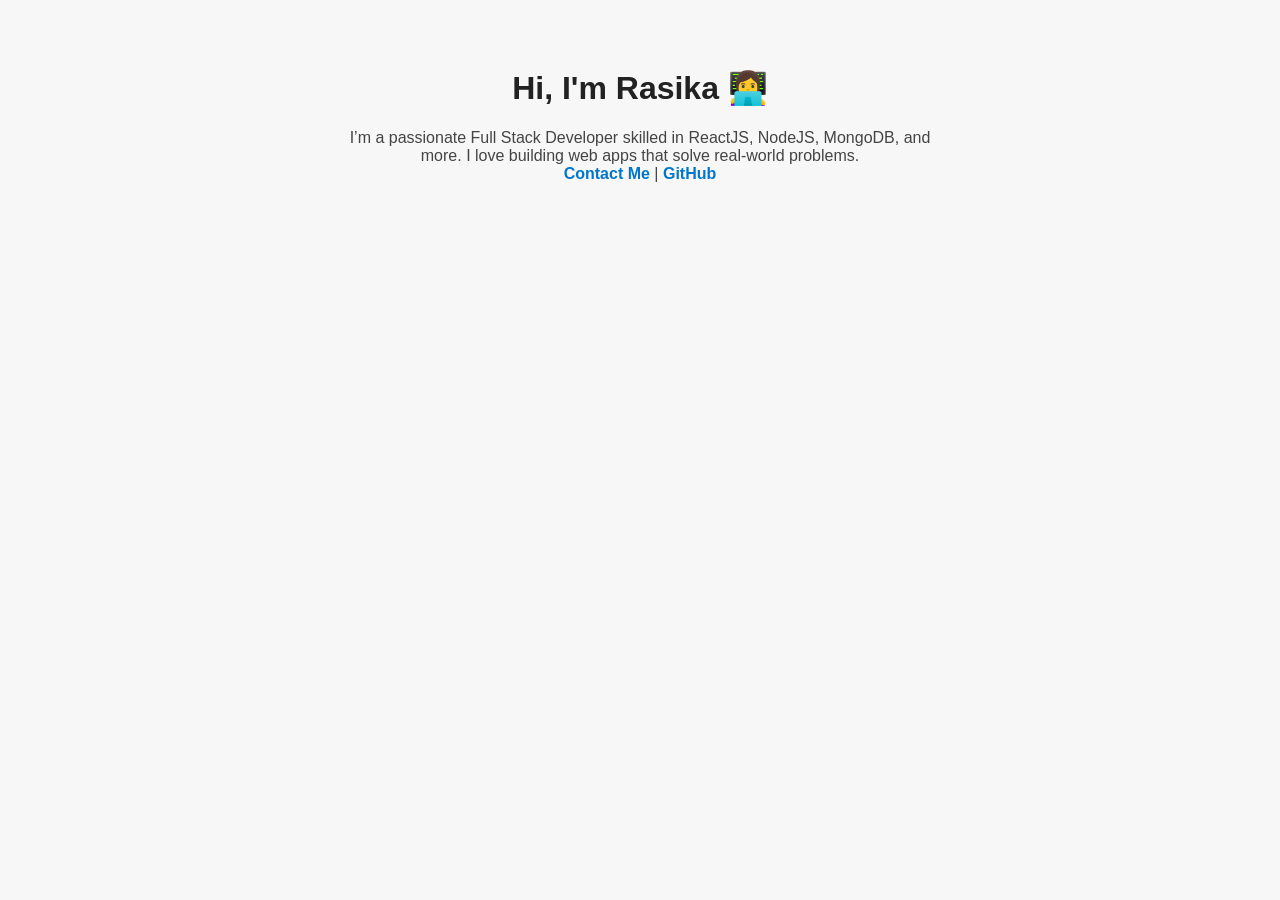
<file: index.html>
<!DOCTYPE html>
<html lang="en">
<head>
  <meta charset="UTF-8">
  <meta name="viewport" content="width=device-width, initial-scale=1">
  <title>Rasika M | Full Stack Developer</title>
  <style>
    body {
      font-family: Arial, sans-serif;
      text-align: center;
      background: #f7f7f7;
      padding: 40px;
    }
    h1 {
      color: #222;
    }
    p {
      color: #444;
      max-width: 600px;
      margin: 0 auto;
    }
    a {
      color: #0077cc;
      text-decoration: none;
      font-weight: bold;
    }
  </style>
</head>
<body>
  <h1>Hi, I'm Rasika 👩‍💻</h1>
  <p>I’m a passionate Full Stack Developer skilled in ReactJS, NodeJS, MongoDB, and more. I love building web apps that solve real-world problems.</p>
  <p><a href="mailto:rasikaa0203@gmail.com">Contact Me</a> | <a href="https://github.com/Rasika003" target="_blank">GitHub</a></p>
</body>
</html>
</file>
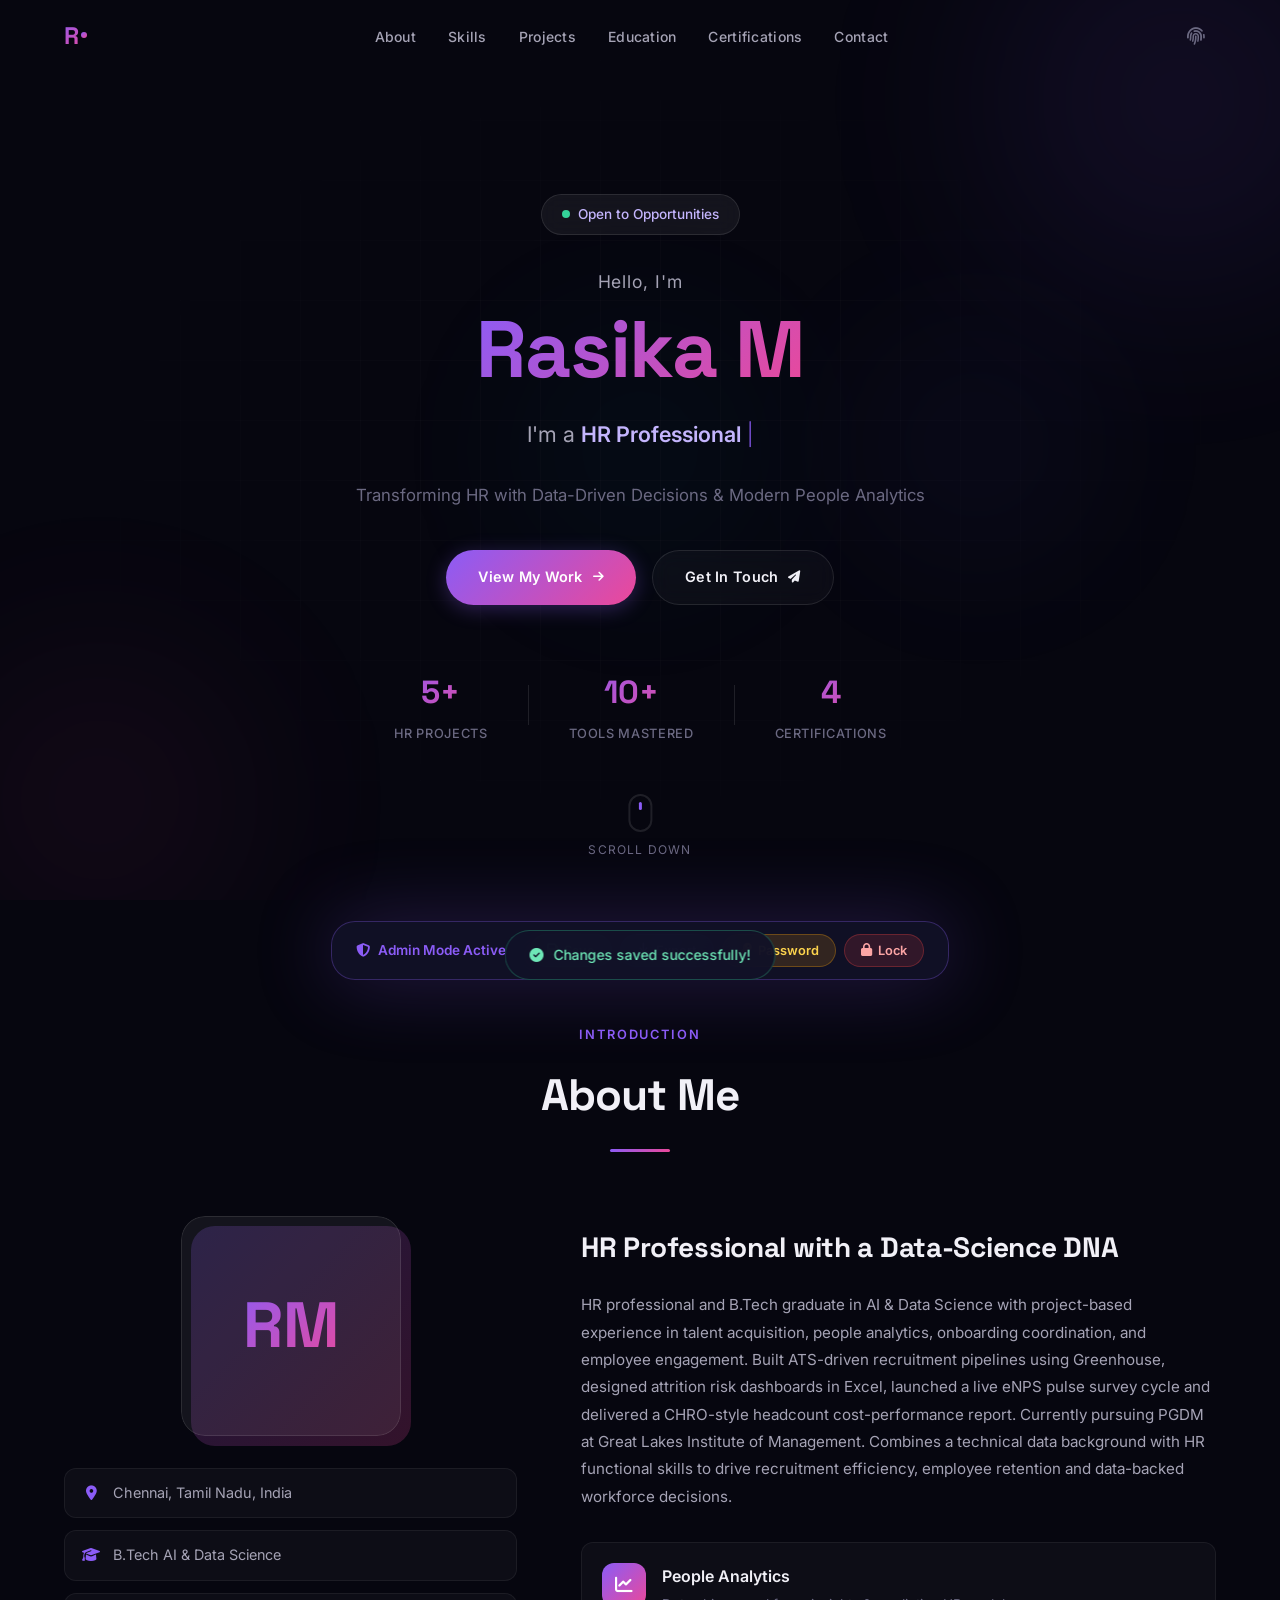
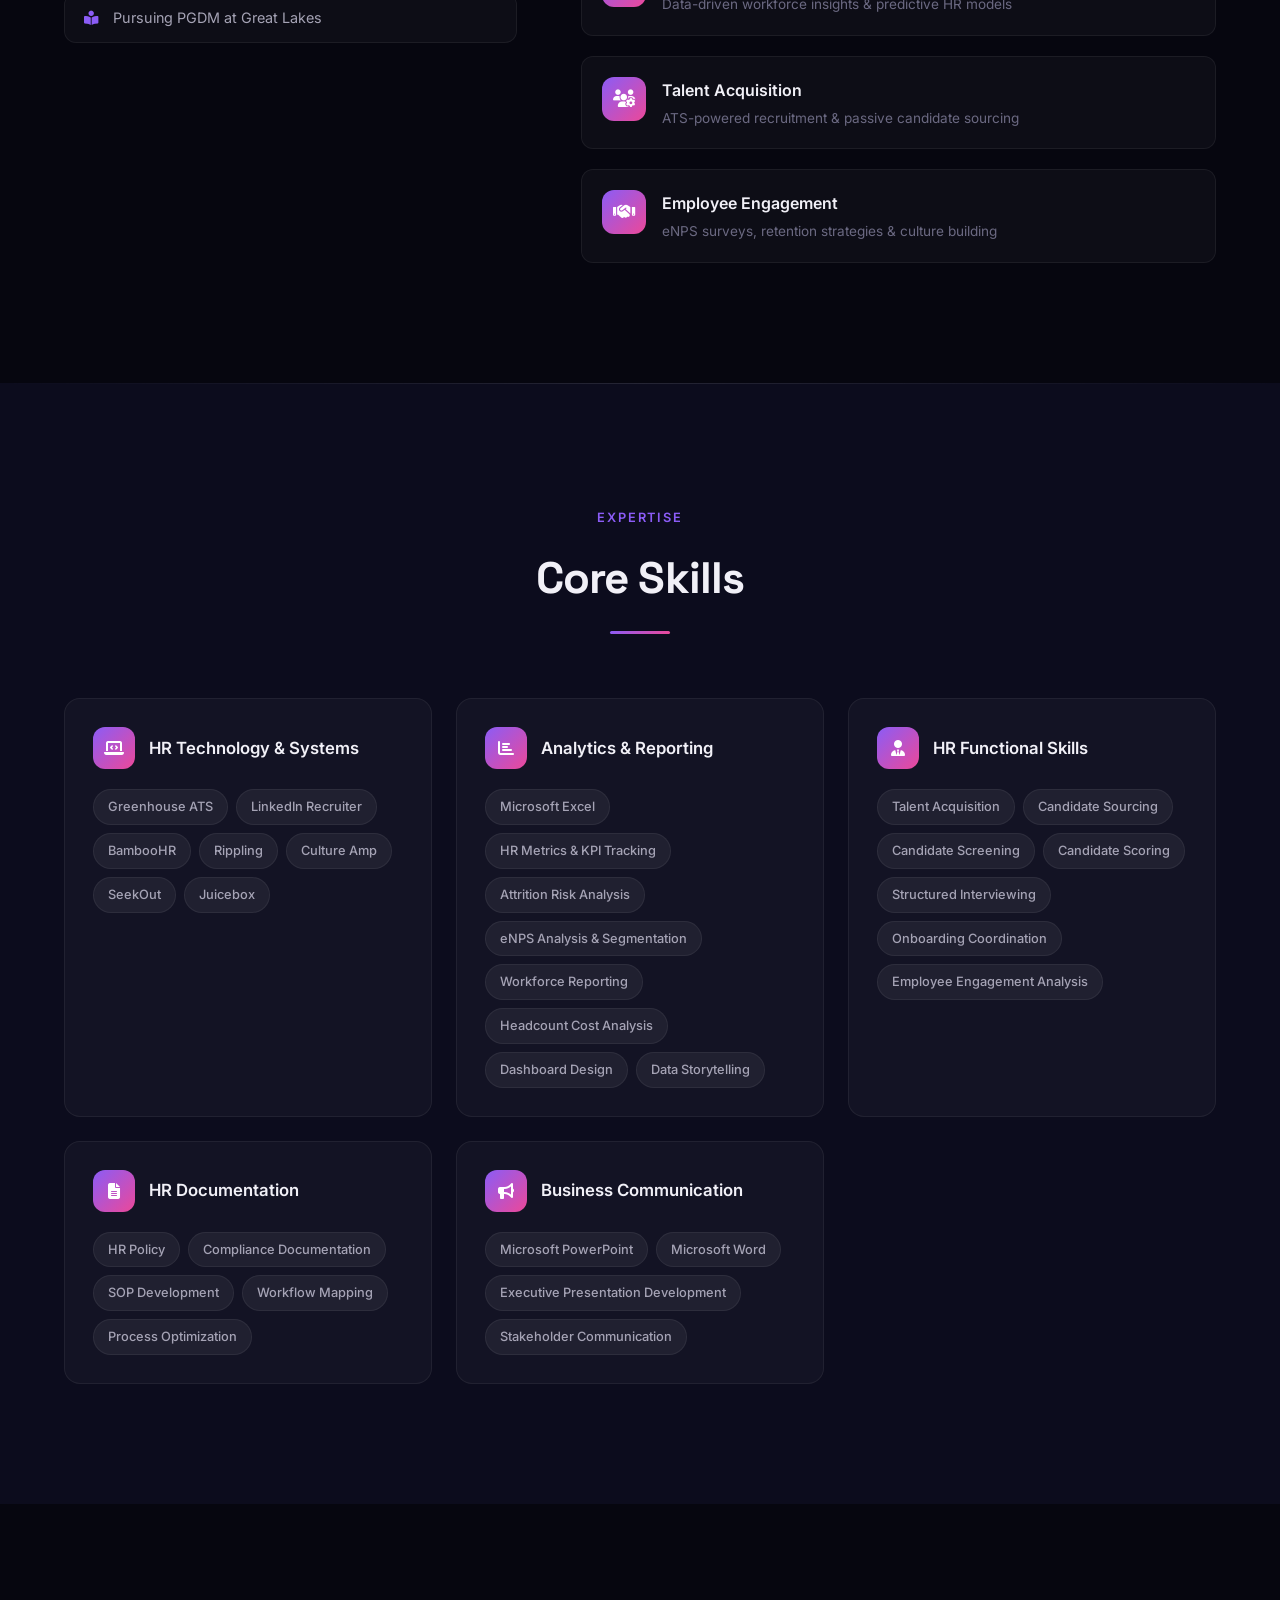
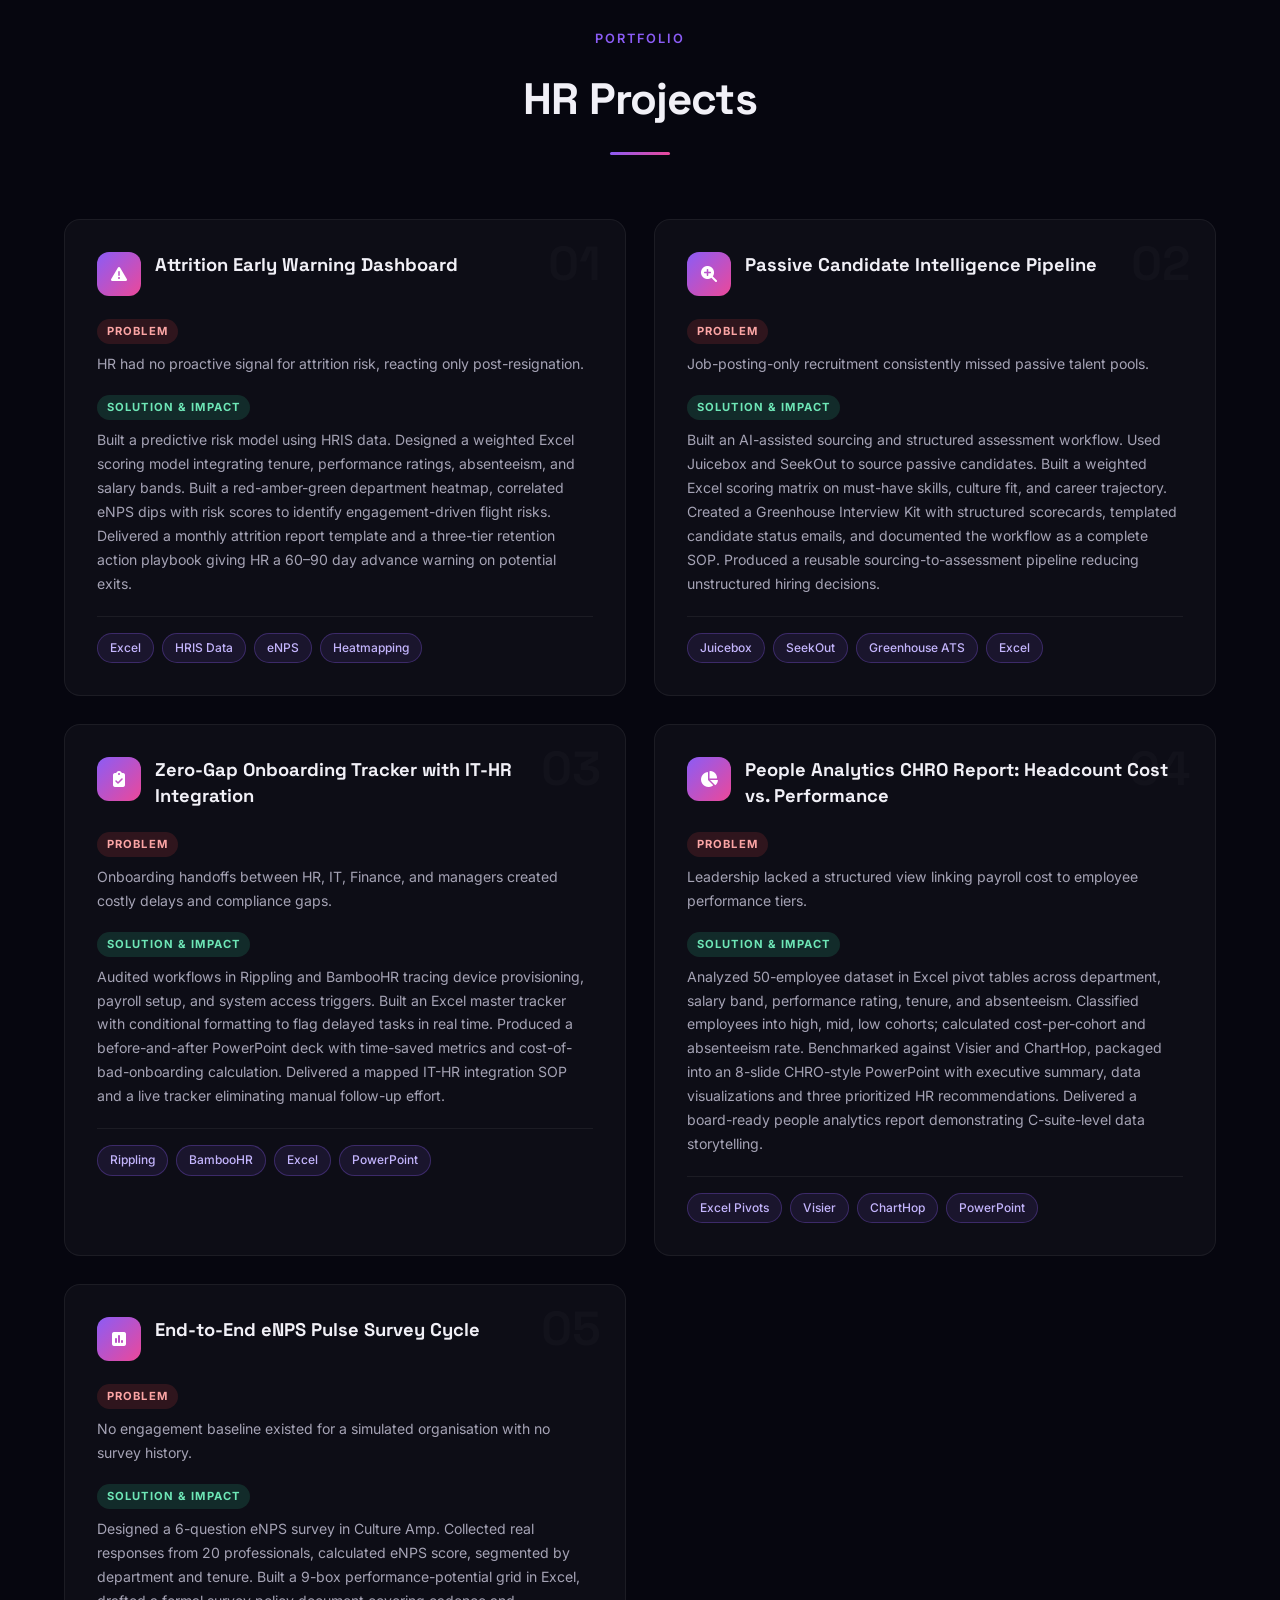
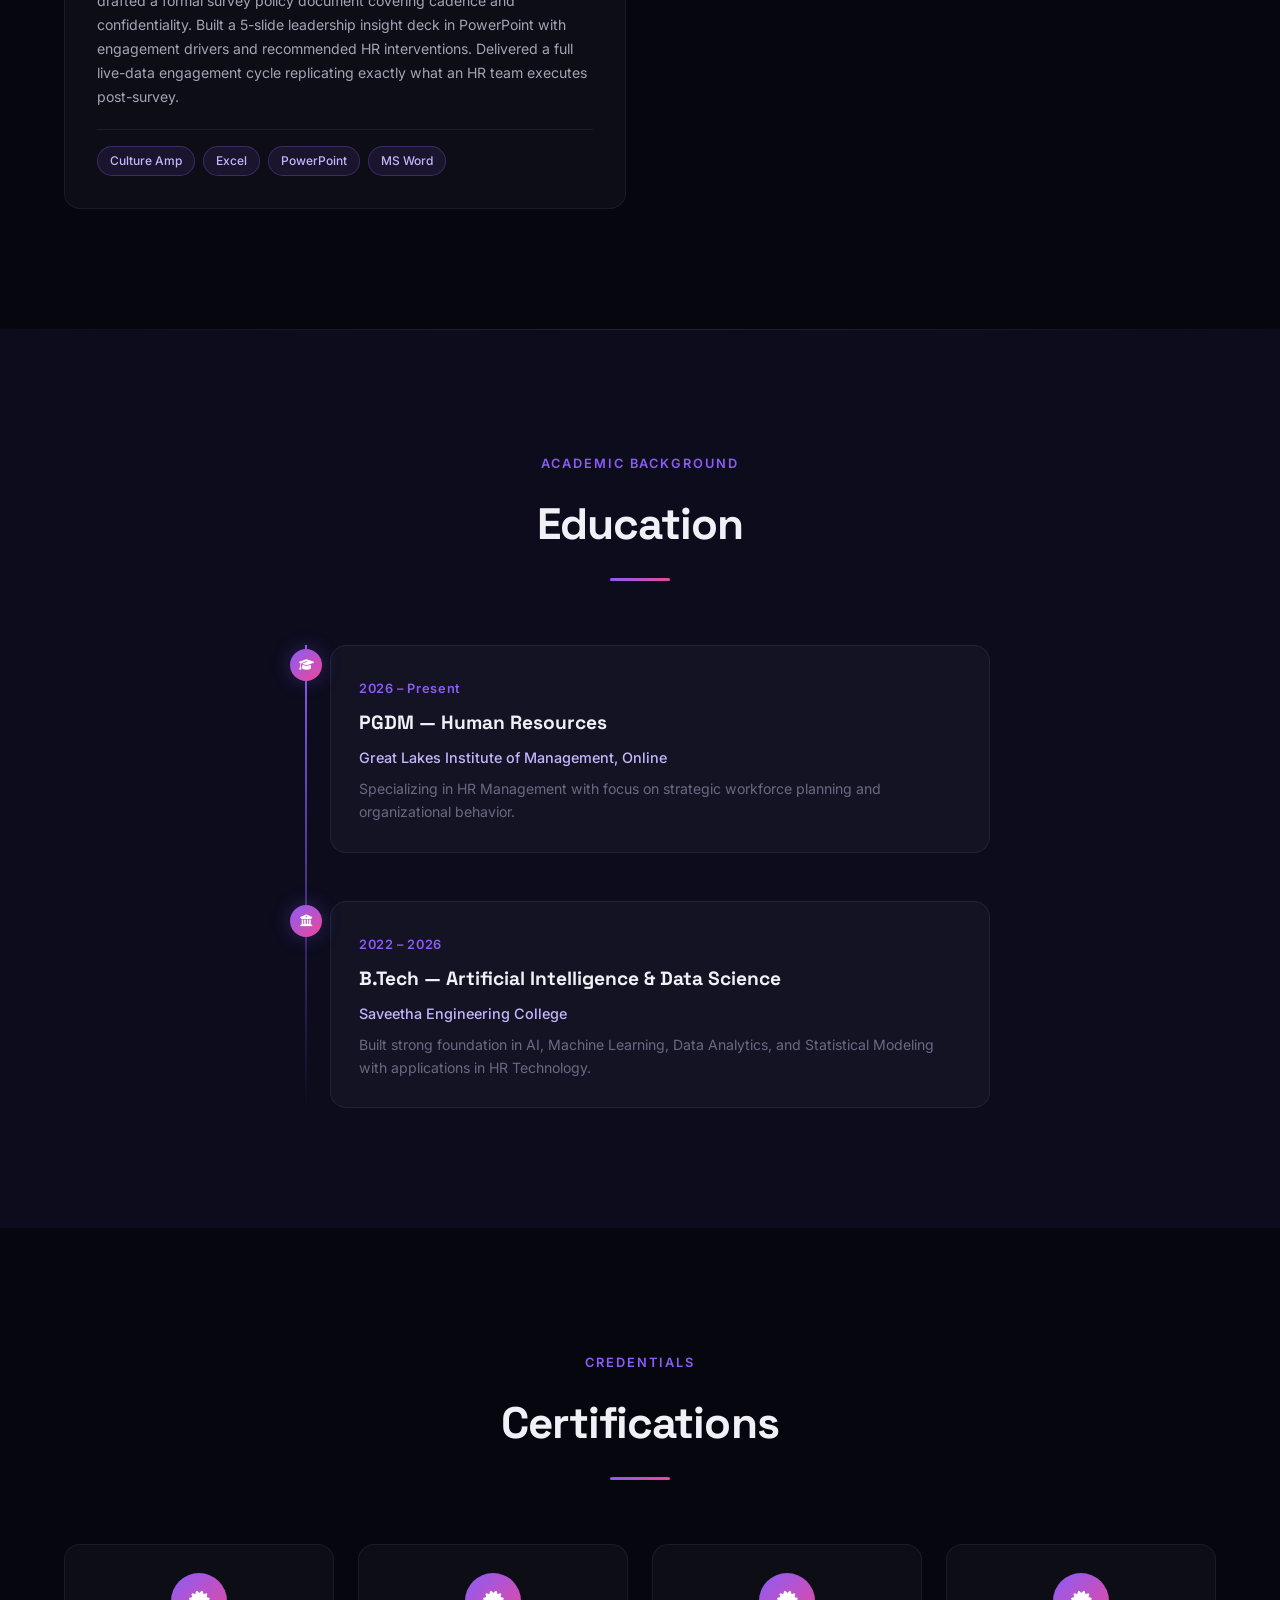
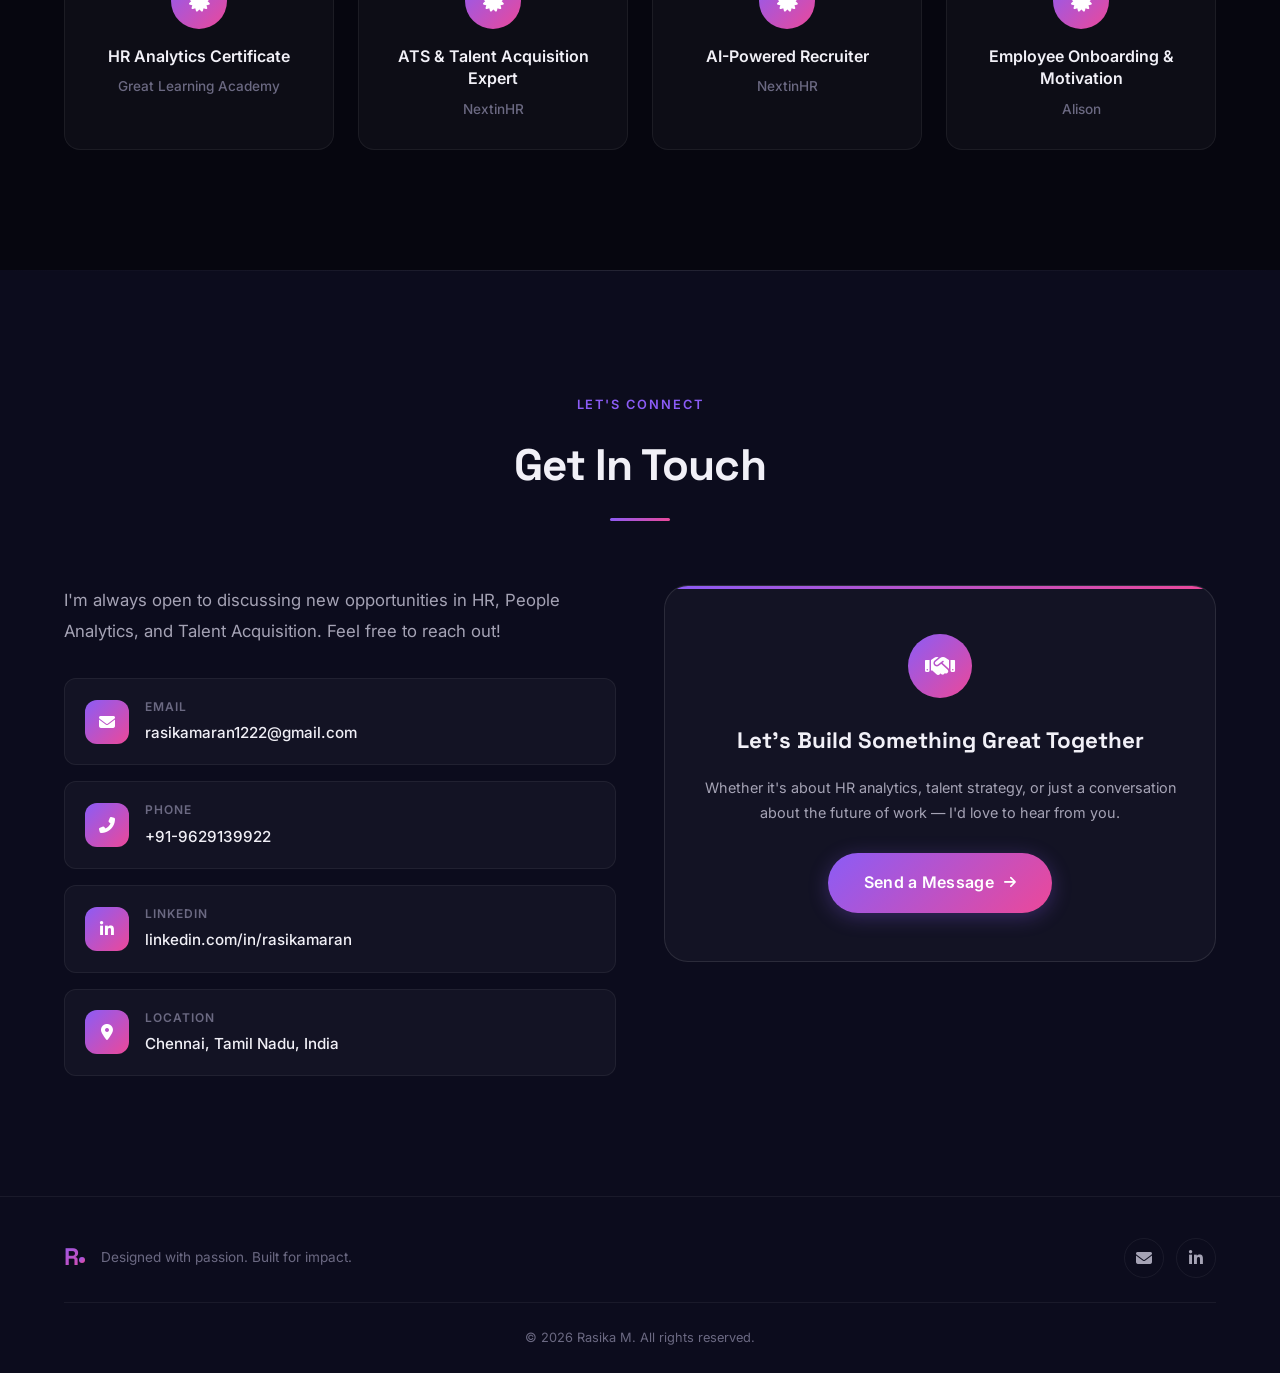
<file: rasika-portfolio/index.html>
<!DOCTYPE html>
<html lang="en">
<head>
  <meta charset="UTF-8" />
  <meta name="viewport" content="width=device-width, initial-scale=1.0" />
  <title>Rasika M — HR Professional & People Analytics</title>
  <meta name="description" content="Portfolio of Rasika M — HR Professional specializing in People Analytics, Talent Acquisition, and Data-Driven Workforce Decisions." />
  <link rel="preconnect" href="https://fonts.googleapis.com" />
  <link rel="preconnect" href="https://fonts.gstatic.com" crossorigin />
  <link href="https://fonts.googleapis.com/css2?family=Inter:wght@300;400;500;600;700;800;900&family=Space+Grotesk:wght@400;500;600;700&display=swap" rel="stylesheet" />
  <link rel="stylesheet" href="https://cdnjs.cloudflare.com/ajax/libs/font-awesome/6.5.1/css/all.min.css" />
  <link rel="stylesheet" href="style.css" />
</head>
<body>

  <!-- ===== ANIMATED BACKGROUND ===== -->
  <div class="bg-animation">
    <div class="orb orb-1"></div>
    <div class="orb orb-2"></div>
    <div class="orb orb-3"></div>
    <div class="orb orb-4"></div>
    <div class="grid-overlay"></div>
  </div>

  <!-- ===== CURSOR GLOW ===== -->
  <div class="cursor-glow" id="cursorGlow"></div>

  <!-- ===== ADMIN TOOLBAR ===== -->
  <div class="admin-toolbar" id="adminToolbar">
    <span class="admin-label"><i class="fas fa-shield-alt"></i> Admin Mode Active</span>
    <div class="admin-actions">
      <button class="admin-btn save-btn" id="saveBtn" title="Save changes"><i class="fas fa-save"></i> Save</button>
      <button class="admin-btn export-btn" id="exportBtn" title="Export portfolio"><i class="fas fa-download"></i> Export</button>
      <button class="admin-btn password-btn" id="changePasswordBtn" title="Change password"><i class="fas fa-key"></i> Password</button>
      <button class="admin-btn lock-btn" id="lockBtn" title="Lock editing"><i class="fas fa-lock"></i> Lock</button>
    </div>
  </div>

  <!-- ===== NAVIGATION ===== -->
  <nav class="nav" id="nav">
    <div class="nav-inner">
      <a href="#hero" class="nav-logo">
        <span class="logo-text">R</span>
        <span class="logo-dot"></span>
      </a>
      <div class="nav-links" id="navLinks">
        <a href="#about" class="nav-link">About</a>
        <a href="#skills" class="nav-link">Skills</a>
        <a href="#projects" class="nav-link">Projects</a>
        <a href="#education" class="nav-link">Education</a>
        <a href="#certifications" class="nav-link">Certifications</a>
        <a href="#contact" class="nav-link">Contact</a>
      </div>
      <div class="nav-right">
        <button class="admin-toggle" id="adminToggle" title="Admin Access">
          <i class="fas fa-fingerprint"></i>
        </button>
        <button class="mobile-menu-btn" id="mobileMenuBtn">
          <span></span><span></span><span></span>
        </button>
      </div>
    </div>
  </nav>

  <!-- ===== HERO SECTION ===== -->
  <section class="hero" id="hero">
    <div class="hero-content">
      <div class="hero-badge reveal">
        <span class="badge-dot"></span>
        <span class="badge-text" data-editable="badge">Open to Opportunities</span>
      </div>
      <h1 class="hero-name reveal">
        <span class="greeting">Hello, I'm</span>
        <span class="name-text" data-editable="heroName">Rasika M</span>
      </h1>
      <div class="hero-titles reveal">
        <span class="title-static">I'm a </span>
        <span class="title-dynamic" id="typingText"></span>
        <span class="typing-cursor">|</span>
      </div>
      <p class="hero-tagline reveal" data-editable="heroTagline">Transforming HR with Data-Driven Decisions & Modern People Analytics</p>
      <div class="hero-cta reveal">
        <a href="#projects" class="btn btn-primary"><span>View My Work</span><i class="fas fa-arrow-right"></i></a>
        <a href="#contact" class="btn btn-outline"><span>Get In Touch</span><i class="fas fa-paper-plane"></i></a>
      </div>
      <div class="hero-stats reveal">
        <div class="stat">
          <span class="stat-number" data-editable="stat1Num">5+</span>
          <span class="stat-label" data-editable="stat1Label">HR Projects</span>
        </div>
        <div class="stat-divider"></div>
        <div class="stat">
          <span class="stat-number" data-editable="stat2Num">10+</span>
          <span class="stat-label" data-editable="stat2Label">Tools Mastered</span>
        </div>
        <div class="stat-divider"></div>
        <div class="stat">
          <span class="stat-number" data-editable="stat3Num">4</span>
          <span class="stat-label" data-editable="stat3Label">Certifications</span>
        </div>
      </div>
    </div>
    <div class="scroll-indicator">
      <div class="mouse">
        <div class="wheel"></div>
      </div>
      <span>Scroll Down</span>
    </div>
  </section>

  <!-- ===== ABOUT SECTION ===== -->
  <section class="section" id="about">
    <div class="container">
      <div class="section-header reveal">
        <span class="section-tag">Introduction</span>
        <h2 class="section-title" data-editable="aboutTitle">About Me</h2>
        <div class="title-underline"></div>
      </div>
      <div class="about-grid">
        <div class="about-visual reveal">
          <div class="about-card-stack">
            <div class="about-card-bg"></div>
            <div class="about-avatar">
              <div class="avatar-placeholder">
                <span class="avatar-initials" data-editable="avatarInitials">RM</span>
              </div>
              <div class="avatar-ring"></div>
            </div>
          </div>
          <div class="about-quick-info">
            <div class="quick-item">
              <i class="fas fa-map-marker-alt"></i>
              <span data-editable="location">Chennai, Tamil Nadu, India</span>
            </div>
            <div class="quick-item">
              <i class="fas fa-graduation-cap"></i>
              <span data-editable="degree">B.Tech AI & Data Science</span>
            </div>
            <div class="quick-item">
              <i class="fas fa-book-reader"></i>
              <span data-editable="currentStudy">Pursuing PGDM at Great Lakes</span>
            </div>
          </div>
        </div>
        <div class="about-text reveal">
          <h3 class="about-subtitle" data-editable="aboutSubtitle">HR Professional with a Data-Science DNA</h3>
          <p class="about-description" data-editable="aboutDesc">HR professional and B.Tech graduate in AI & Data Science with project-based experience in talent acquisition, people analytics, onboarding coordination, and employee engagement. Built ATS-driven recruitment pipelines using Greenhouse, designed attrition risk dashboards in Excel, launched a live eNPS pulse survey cycle and delivered a CHRO-style headcount cost-performance report. Currently pursuing PGDM at Great Lakes Institute of Management. Combines a technical data background with HR functional skills to drive recruitment efficiency, employee retention and data-backed workforce decisions.</p>
          <div class="about-highlights">
            <div class="highlight-item">
              <div class="highlight-icon"><i class="fas fa-chart-line"></i></div>
              <div>
                <h4 data-editable="hl1Title">People Analytics</h4>
                <p data-editable="hl1Desc">Data-driven workforce insights & predictive HR models</p>
              </div>
            </div>
            <div class="highlight-item">
              <div class="highlight-icon"><i class="fas fa-users-cog"></i></div>
              <div>
                <h4 data-editable="hl2Title">Talent Acquisition</h4>
                <p data-editable="hl2Desc">ATS-powered recruitment & passive candidate sourcing</p>
              </div>
            </div>
            <div class="highlight-item">
              <div class="highlight-icon"><i class="fas fa-handshake"></i></div>
              <div>
                <h4 data-editable="hl3Title">Employee Engagement</h4>
                <p data-editable="hl3Desc">eNPS surveys, retention strategies & culture building</p>
              </div>
            </div>
          </div>
        </div>
      </div>
    </div>
  </section>

  <!-- ===== SKILLS SECTION ===== -->
  <section class="section section-alt" id="skills">
    <div class="container">
      <div class="section-header reveal">
        <span class="section-tag">Expertise</span>
        <h2 class="section-title" data-editable="skillsTitle">Core Skills</h2>
        <div class="title-underline"></div>
      </div>
      <div class="skills-grid" id="skillsGrid">
        <!-- Skill Category 1 -->
        <div class="skill-category reveal" data-category="0">
          <div class="skill-cat-header">
            <div class="skill-cat-icon"><i class="fas fa-laptop-code"></i></div>
            <h3 class="skill-cat-title" data-editable="skillCat0Title">HR Technology & Systems</h3>
          </div>
          <div class="skill-tags" data-skill-group="0">
            <span class="skill-tag" data-editable="true">Greenhouse ATS</span>
            <span class="skill-tag" data-editable="true">LinkedIn Recruiter</span>
            <span class="skill-tag" data-editable="true">BambooHR</span>
            <span class="skill-tag" data-editable="true">Rippling</span>
            <span class="skill-tag" data-editable="true">Culture Amp</span>
            <span class="skill-tag" data-editable="true">SeekOut</span>
            <span class="skill-tag" data-editable="true">Juicebox</span>
          </div>
          <button class="add-skill-btn admin-only" data-group="0" style="display:none;"><i class="fas fa-plus"></i> Add Skill</button>
        </div>
        <!-- Skill Category 2 -->
        <div class="skill-category reveal" data-category="1">
          <div class="skill-cat-header">
            <div class="skill-cat-icon"><i class="fas fa-chart-bar"></i></div>
            <h3 class="skill-cat-title" data-editable="skillCat1Title">Analytics & Reporting</h3>
          </div>
          <div class="skill-tags" data-skill-group="1">
            <span class="skill-tag" data-editable="true">Microsoft Excel</span>
            <span class="skill-tag" data-editable="true">HR Metrics & KPI Tracking</span>
            <span class="skill-tag" data-editable="true">Attrition Risk Analysis</span>
            <span class="skill-tag" data-editable="true">eNPS Analysis & Segmentation</span>
            <span class="skill-tag" data-editable="true">Workforce Reporting</span>
            <span class="skill-tag" data-editable="true">Headcount Cost Analysis</span>
            <span class="skill-tag" data-editable="true">Dashboard Design</span>
            <span class="skill-tag" data-editable="true">Data Storytelling</span>
          </div>
          <button class="add-skill-btn admin-only" data-group="1" style="display:none;"><i class="fas fa-plus"></i> Add Skill</button>
        </div>
        <!-- Skill Category 3 -->
        <div class="skill-category reveal" data-category="2">
          <div class="skill-cat-header">
            <div class="skill-cat-icon"><i class="fas fa-user-tie"></i></div>
            <h3 class="skill-cat-title" data-editable="skillCat2Title">HR Functional Skills</h3>
          </div>
          <div class="skill-tags" data-skill-group="2">
            <span class="skill-tag" data-editable="true">Talent Acquisition</span>
            <span class="skill-tag" data-editable="true">Candidate Sourcing</span>
            <span class="skill-tag" data-editable="true">Candidate Screening</span>
            <span class="skill-tag" data-editable="true">Candidate Scoring</span>
            <span class="skill-tag" data-editable="true">Structured Interviewing</span>
            <span class="skill-tag" data-editable="true">Onboarding Coordination</span>
            <span class="skill-tag" data-editable="true">Employee Engagement Analysis</span>
          </div>
          <button class="add-skill-btn admin-only" data-group="2" style="display:none;"><i class="fas fa-plus"></i> Add Skill</button>
        </div>
        <!-- Skill Category 4 -->
        <div class="skill-category reveal" data-category="3">
          <div class="skill-cat-header">
            <div class="skill-cat-icon"><i class="fas fa-file-alt"></i></div>
            <h3 class="skill-cat-title" data-editable="skillCat3Title">HR Documentation</h3>
          </div>
          <div class="skill-tags" data-skill-group="3">
            <span class="skill-tag" data-editable="true">HR Policy</span>
            <span class="skill-tag" data-editable="true">Compliance Documentation</span>
            <span class="skill-tag" data-editable="true">SOP Development</span>
            <span class="skill-tag" data-editable="true">Workflow Mapping</span>
            <span class="skill-tag" data-editable="true">Process Optimization</span>
          </div>
          <button class="add-skill-btn admin-only" data-group="3" style="display:none;"><i class="fas fa-plus"></i> Add Skill</button>
        </div>
        <!-- Skill Category 5 -->
        <div class="skill-category reveal" data-category="4">
          <div class="skill-cat-header">
            <div class="skill-cat-icon"><i class="fas fa-bullhorn"></i></div>
            <h3 class="skill-cat-title" data-editable="skillCat4Title">Business Communication</h3>
          </div>
          <div class="skill-tags" data-skill-group="4">
            <span class="skill-tag" data-editable="true">Microsoft PowerPoint</span>
            <span class="skill-tag" data-editable="true">Microsoft Word</span>
            <span class="skill-tag" data-editable="true">Executive Presentation Development</span>
            <span class="skill-tag" data-editable="true">Stakeholder Communication</span>
          </div>
          <button class="add-skill-btn admin-only" data-group="4" style="display:none;"><i class="fas fa-plus"></i> Add Skill</button>
        </div>
      </div>
      <button class="add-category-btn admin-only" id="addCategoryBtn" style="display:none;"><i class="fas fa-plus-circle"></i> Add Skill Category</button>
    </div>
  </section>

  <!-- ===== PROJECTS SECTION ===== -->
  <section class="section" id="projects">
    <div class="container">
      <div class="section-header reveal">
        <span class="section-tag">Portfolio</span>
        <h2 class="section-title" data-editable="projectsTitle">HR Projects</h2>
        <div class="title-underline"></div>
      </div>
      <div class="projects-grid" id="projectsGrid">

        <!-- Project 1 -->
        <div class="project-card reveal" data-project="0">
          <div class="project-number">01</div>
          <div class="project-header">
            <div class="project-icon"><i class="fas fa-exclamation-triangle"></i></div>
            <h3 class="project-title" data-editable="proj0Title">Attrition Early Warning Dashboard</h3>
          </div>
          <div class="project-problem">
            <span class="problem-label">Problem</span>
            <p data-editable="proj0Problem">HR had no proactive signal for attrition risk, reacting only post-resignation.</p>
          </div>
          <div class="project-solution">
            <span class="solution-label">Solution & Impact</span>
            <p data-editable="proj0Solution">Built a predictive risk model using HRIS data. Designed a weighted Excel scoring model integrating tenure, performance ratings, absenteeism, and salary bands. Built a red-amber-green department heatmap, correlated eNPS dips with risk scores to identify engagement-driven flight risks. Delivered a monthly attrition report template and a three-tier retention action playbook giving HR a 60–90 day advance warning on potential exits.</p>
          </div>
          <div class="project-tools">
            <span class="tool-chip">Excel</span>
            <span class="tool-chip">HRIS Data</span>
            <span class="tool-chip">eNPS</span>
            <span class="tool-chip">Heatmapping</span>
          </div>
          <button class="delete-project-btn admin-only" style="display:none;"><i class="fas fa-trash"></i></button>
        </div>

        <!-- Project 2 -->
        <div class="project-card reveal" data-project="1">
          <div class="project-number">02</div>
          <div class="project-header">
            <div class="project-icon"><i class="fas fa-search-plus"></i></div>
            <h3 class="project-title" data-editable="proj1Title">Passive Candidate Intelligence Pipeline</h3>
          </div>
          <div class="project-problem">
            <span class="problem-label">Problem</span>
            <p data-editable="proj1Problem">Job-posting-only recruitment consistently missed passive talent pools.</p>
          </div>
          <div class="project-solution">
            <span class="solution-label">Solution & Impact</span>
            <p data-editable="proj1Solution">Built an AI-assisted sourcing and structured assessment workflow. Used Juicebox and SeekOut to source passive candidates. Built a weighted Excel scoring matrix on must-have skills, culture fit, and career trajectory. Created a Greenhouse Interview Kit with structured scorecards, templated candidate status emails, and documented the workflow as a complete SOP. Produced a reusable sourcing-to-assessment pipeline reducing unstructured hiring decisions.</p>
          </div>
          <div class="project-tools">
            <span class="tool-chip">Juicebox</span>
            <span class="tool-chip">SeekOut</span>
            <span class="tool-chip">Greenhouse ATS</span>
            <span class="tool-chip">Excel</span>
          </div>
          <button class="delete-project-btn admin-only" style="display:none;"><i class="fas fa-trash"></i></button>
        </div>

        <!-- Project 3 -->
        <div class="project-card reveal" data-project="2">
          <div class="project-number">03</div>
          <div class="project-header">
            <div class="project-icon"><i class="fas fa-clipboard-check"></i></div>
            <h3 class="project-title" data-editable="proj2Title">Zero-Gap Onboarding Tracker with IT-HR Integration</h3>
          </div>
          <div class="project-problem">
            <span class="problem-label">Problem</span>
            <p data-editable="proj2Problem">Onboarding handoffs between HR, IT, Finance, and managers created costly delays and compliance gaps.</p>
          </div>
          <div class="project-solution">
            <span class="solution-label">Solution & Impact</span>
            <p data-editable="proj2Solution">Audited workflows in Rippling and BambooHR tracing device provisioning, payroll setup, and system access triggers. Built an Excel master tracker with conditional formatting to flag delayed tasks in real time. Produced a before-and-after PowerPoint deck with time-saved metrics and cost-of-bad-onboarding calculation. Delivered a mapped IT-HR integration SOP and a live tracker eliminating manual follow-up effort.</p>
          </div>
          <div class="project-tools">
            <span class="tool-chip">Rippling</span>
            <span class="tool-chip">BambooHR</span>
            <span class="tool-chip">Excel</span>
            <span class="tool-chip">PowerPoint</span>
          </div>
          <button class="delete-project-btn admin-only" style="display:none;"><i class="fas fa-trash"></i></button>
        </div>

        <!-- Project 4 -->
        <div class="project-card reveal" data-project="3">
          <div class="project-number">04</div>
          <div class="project-header">
            <div class="project-icon"><i class="fas fa-chart-pie"></i></div>
            <h3 class="project-title" data-editable="proj3Title">People Analytics CHRO Report: Headcount Cost vs. Performance</h3>
          </div>
          <div class="project-problem">
            <span class="problem-label">Problem</span>
            <p data-editable="proj3Problem">Leadership lacked a structured view linking payroll cost to employee performance tiers.</p>
          </div>
          <div class="project-solution">
            <span class="solution-label">Solution & Impact</span>
            <p data-editable="proj3Solution">Analyzed 50-employee dataset in Excel pivot tables across department, salary band, performance rating, tenure, and absenteeism. Classified employees into high, mid, low cohorts; calculated cost-per-cohort and absenteeism rate. Benchmarked against Visier and ChartHop, packaged into an 8-slide CHRO-style PowerPoint with executive summary, data visualizations and three prioritized HR recommendations. Delivered a board-ready people analytics report demonstrating C-suite-level data storytelling.</p>
          </div>
          <div class="project-tools">
            <span class="tool-chip">Excel Pivots</span>
            <span class="tool-chip">Visier</span>
            <span class="tool-chip">ChartHop</span>
            <span class="tool-chip">PowerPoint</span>
          </div>
          <button class="delete-project-btn admin-only" style="display:none;"><i class="fas fa-trash"></i></button>
        </div>

        <!-- Project 5 -->
        <div class="project-card reveal" data-project="4">
          <div class="project-number">05</div>
          <div class="project-header">
            <div class="project-icon"><i class="fas fa-poll"></i></div>
            <h3 class="project-title" data-editable="proj4Title">End-to-End eNPS Pulse Survey Cycle</h3>
          </div>
          <div class="project-problem">
            <span class="problem-label">Problem</span>
            <p data-editable="proj4Problem">No engagement baseline existed for a simulated organisation with no survey history.</p>
          </div>
          <div class="project-solution">
            <span class="solution-label">Solution & Impact</span>
            <p data-editable="proj4Solution">Designed a 6-question eNPS survey in Culture Amp. Collected real responses from 20 professionals, calculated eNPS score, segmented by department and tenure. Built a 9-box performance-potential grid in Excel, drafted a formal survey policy document covering cadence and confidentiality. Built a 5-slide leadership insight deck in PowerPoint with engagement drivers and recommended HR interventions. Delivered a full live-data engagement cycle replicating exactly what an HR team executes post-survey.</p>
          </div>
          <div class="project-tools">
            <span class="tool-chip">Culture Amp</span>
            <span class="tool-chip">Excel</span>
            <span class="tool-chip">PowerPoint</span>
            <span class="tool-chip">MS Word</span>
          </div>
          <button class="delete-project-btn admin-only" style="display:none;"><i class="fas fa-trash"></i></button>
        </div>
      </div>
      <button class="add-project-btn admin-only" id="addProjectBtn" style="display:none;"><i class="fas fa-plus-circle"></i> Add New Project</button>
    </div>
  </section>

  <!-- ===== EDUCATION SECTION ===== -->
  <section class="section section-alt" id="education">
    <div class="container">
      <div class="section-header reveal">
        <span class="section-tag">Academic Background</span>
        <h2 class="section-title" data-editable="eduTitle">Education</h2>
        <div class="title-underline"></div>
      </div>
      <div class="timeline" id="educationTimeline">
        <div class="timeline-item reveal" data-edu="0">
          <div class="timeline-dot"><i class="fas fa-graduation-cap"></i></div>
          <div class="timeline-content">
            <div class="timeline-date" data-editable="edu0Date">2026 – Present</div>
            <h3 class="timeline-title" data-editable="edu0Title">PGDM — Human Resources</h3>
            <p class="timeline-institution" data-editable="edu0Inst">Great Lakes Institute of Management, Online</p>
            <p class="timeline-desc" data-editable="edu0Desc">Specializing in HR Management with focus on strategic workforce planning and organizational behavior.</p>
            <button class="delete-edu-btn admin-only" style="display:none;"><i class="fas fa-trash"></i></button>
          </div>
        </div>
        <div class="timeline-item reveal" data-edu="1">
          <div class="timeline-dot"><i class="fas fa-university"></i></div>
          <div class="timeline-content">
            <div class="timeline-date" data-editable="edu1Date">2022 – 2026</div>
            <h3 class="timeline-title" data-editable="edu1Title">B.Tech — Artificial Intelligence & Data Science</h3>
            <p class="timeline-institution" data-editable="edu1Inst">Saveetha Engineering College</p>
            <p class="timeline-desc" data-editable="edu1Desc">Built strong foundation in AI, Machine Learning, Data Analytics, and Statistical Modeling with applications in HR Technology.</p>
            <button class="delete-edu-btn admin-only" style="display:none;"><i class="fas fa-trash"></i></button>
          </div>
        </div>
      </div>
      <button class="add-edu-btn admin-only" id="addEduBtn" style="display:none;"><i class="fas fa-plus-circle"></i> Add Education</button>
    </div>
  </section>

  <!-- ===== CERTIFICATIONS SECTION ===== -->
  <section class="section" id="certifications">
    <div class="container">
      <div class="section-header reveal">
        <span class="section-tag">Credentials</span>
        <h2 class="section-title" data-editable="certTitle">Certifications</h2>
        <div class="title-underline"></div>
      </div>
      <div class="certs-grid" id="certsGrid">
        <div class="cert-card reveal" data-cert="0">
          <div class="cert-badge"><i class="fas fa-certificate"></i></div>
          <h3 class="cert-name" data-editable="cert0Name">HR Analytics Certificate</h3>
          <p class="cert-issuer" data-editable="cert0Issuer">Great Learning Academy</p>
          <button class="delete-cert-btn admin-only" style="display:none;"><i class="fas fa-trash"></i></button>
        </div>
        <div class="cert-card reveal" data-cert="1">
          <div class="cert-badge"><i class="fas fa-certificate"></i></div>
          <h3 class="cert-name" data-editable="cert1Name">ATS & Talent Acquisition Expert</h3>
          <p class="cert-issuer" data-editable="cert1Issuer">NextinHR</p>
          <button class="delete-cert-btn admin-only" style="display:none;"><i class="fas fa-trash"></i></button>
        </div>
        <div class="cert-card reveal" data-cert="2">
          <div class="cert-badge"><i class="fas fa-certificate"></i></div>
          <h3 class="cert-name" data-editable="cert2Name">AI-Powered Recruiter</h3>
          <p class="cert-issuer" data-editable="cert2Issuer">NextinHR</p>
          <button class="delete-cert-btn admin-only" style="display:none;"><i class="fas fa-trash"></i></button>
        </div>
        <div class="cert-card reveal" data-cert="3">
          <div class="cert-badge"><i class="fas fa-certificate"></i></div>
          <h3 class="cert-name" data-editable="cert3Name">Employee Onboarding & Motivation</h3>
          <p class="cert-issuer" data-editable="cert3Issuer">Alison</p>
          <button class="delete-cert-btn admin-only" style="display:none;"><i class="fas fa-trash"></i></button>
        </div>
      </div>
      <button class="add-cert-btn admin-only" id="addCertBtn" style="display:none;"><i class="fas fa-plus-circle"></i> Add Certification</button>
    </div>
  </section>

  <!-- ===== CONTACT SECTION ===== -->
  <section class="section section-alt" id="contact">
    <div class="container">
      <div class="section-header reveal">
        <span class="section-tag">Let's Connect</span>
        <h2 class="section-title" data-editable="contactTitle">Get In Touch</h2>
        <div class="title-underline"></div>
      </div>
      <div class="contact-grid reveal">
        <div class="contact-info">
          <p class="contact-intro" data-editable="contactIntro">I'm always open to discussing new opportunities in HR, People Analytics, and Talent Acquisition. Feel free to reach out!</p>
          <div class="contact-items">
            <a class="contact-item" href="mailto:rasikamaran1222@gmail.com">
              <div class="contact-icon"><i class="fas fa-envelope"></i></div>
              <div>
                <span class="contact-label">Email</span>
                <span class="contact-value" data-editable="contactEmail">rasikamaran1222@gmail.com</span>
              </div>
            </a>
            <a class="contact-item" href="tel:+919629139922">
              <div class="contact-icon"><i class="fas fa-phone-alt"></i></div>
              <div>
                <span class="contact-label">Phone</span>
                <span class="contact-value" data-editable="contactPhone">+91-9629139922</span>
              </div>
            </a>
            <a class="contact-item" href="https://linkedin.com/in/rasikamaran" target="_blank">
              <div class="contact-icon"><i class="fab fa-linkedin-in"></i></div>
              <div>
                <span class="contact-label">LinkedIn</span>
                <span class="contact-value" data-editable="contactLinkedin">linkedin.com/in/rasikamaran</span>
              </div>
            </a>
            <div class="contact-item">
              <div class="contact-icon"><i class="fas fa-map-marker-alt"></i></div>
              <div>
                <span class="contact-label">Location</span>
                <span class="contact-value" data-editable="contactLocation">Chennai, Tamil Nadu, India</span>
              </div>
            </div>
          </div>
        </div>
        <div class="contact-visual">
          <div class="contact-cta-card">
            <div class="cta-icon"><i class="fas fa-handshake"></i></div>
            <h3 data-editable="ctaTitle">Let's Build Something Great Together</h3>
            <p data-editable="ctaDesc">Whether it's about HR analytics, talent strategy, or just a conversation about the future of work — I'd love to hear from you.</p>
            <a href="mailto:rasikamaran1222@gmail.com" class="btn btn-primary btn-lg"><span>Send a Message</span><i class="fas fa-arrow-right"></i></a>
          </div>
        </div>
      </div>
    </div>
  </section>

  <!-- ===== FOOTER ===== -->
  <footer class="footer">
    <div class="container">
      <div class="footer-content">
        <div class="footer-brand">
          <span class="footer-logo">R<span class="logo-dot"></span></span>
          <p data-editable="footerText">Designed with passion. Built for impact.</p>
        </div>
        <div class="footer-social">
          <a href="mailto:rasikamaran1222@gmail.com" class="social-link" title="Email"><i class="fas fa-envelope"></i></a>
          <a href="https://linkedin.com/in/rasikamaran" target="_blank" class="social-link" title="LinkedIn"><i class="fab fa-linkedin-in"></i></a>
        </div>
      </div>
      <div class="footer-bottom">
        <p>&copy; <span id="currentYear"></span> Rasika M. All rights reserved.</p>
      </div>
    </div>
  </footer>

  <!-- ===== PASSWORD MODAL ===== -->
  <div class="modal-overlay" id="passwordModal">
    <div class="modal">
      <div class="modal-header">
        <div class="modal-icon"><i class="fas fa-shield-alt"></i></div>
        <h3 id="modalTitle">Admin Access</h3>
        <p id="modalSubtitle">Enter your password to enable editing</p>
      </div>
      <div class="modal-body">
        <div class="input-group">
          <input type="password" id="passwordInput" placeholder="Enter password" autocomplete="off" />
          <button class="input-toggle" id="togglePassword"><i class="fas fa-eye"></i></button>
        </div>
        <p class="modal-error" id="passwordError"></p>
      </div>
      <div class="modal-actions">
        <button class="btn btn-outline modal-cancel" id="modalCancel">Cancel</button>
        <button class="btn btn-primary modal-submit" id="modalSubmit"><span>Unlock</span><i class="fas fa-unlock"></i></button>
      </div>
    </div>
  </div>

  <!-- ===== CHANGE PASSWORD MODAL ===== -->
  <div class="modal-overlay" id="changePasswordModal">
    <div class="modal">
      <div class="modal-header">
        <div class="modal-icon" style="background: linear-gradient(135deg, #f59e0b, #ef4444);"><i class="fas fa-key"></i></div>
        <h3>Change Password</h3>
        <p>Set a new secure password for admin access</p>
      </div>
      <div class="modal-body">
        <div class="input-group" style="margin-bottom:16px;">
          <input type="password" id="currentPasswordInput" placeholder="Current password" autocomplete="off" />
        </div>
        <div class="input-group" style="margin-bottom:16px;">
          <input type="password" id="newPasswordInput" placeholder="New password (min 6 characters)" autocomplete="off" />
        </div>
        <div class="input-group">
          <input type="password" id="confirmPasswordInput" placeholder="Confirm new password" autocomplete="off" />
        </div>
        <p class="modal-error" id="changePasswordError"></p>
      </div>
      <div class="modal-actions">
        <button class="btn btn-outline modal-cancel" id="changePwCancel">Cancel</button>
        <button class="btn btn-primary modal-submit" id="changePwSubmit"><span>Update Password</span><i class="fas fa-check"></i></button>
      </div>
    </div>
  </div>

  <!-- ===== TOAST NOTIFICATION ===== -->
  <div class="toast" id="toast">
    <i class="fas fa-check-circle"></i>
    <span id="toastMessage">Changes saved successfully!</span>
  </div>

  <script src="script.js"></script>
</body>
</html>
</file>
<file: rasika-portfolio/style.css>
/* ============================================================
   RASIKA M — Portfolio Stylesheet
   Modern, animated, glassmorphic HR portfolio
   ============================================================ */

/* ===== CSS CUSTOM PROPERTIES ===== */
:root {
  /* Primary palette — deep indigo to violet */
  --bg-primary: #06060f;
  --bg-secondary: #0c0c1d;
  --bg-tertiary: #111128;
  --bg-card: rgba(17, 17, 40, 0.6);
  --bg-card-hover: rgba(25, 25, 55, 0.8);
  --bg-glass: rgba(255, 255, 255, 0.03);
  --bg-glass-strong: rgba(255, 255, 255, 0.06);

  /* Accent colors */
  --accent-primary: #8b5cf6;
  --accent-secondary: #a78bfa;
  --accent-tertiary: #c4b5fd;
  --accent-glow: rgba(139, 92, 246, 0.3);
  --accent-gradient: linear-gradient(135deg, #8b5cf6, #ec4899);
  --accent-gradient-2: linear-gradient(135deg, #6366f1, #8b5cf6);
  --accent-gradient-3: linear-gradient(135deg, #8b5cf6, #06b6d4);

  /* Text */
  --text-primary: #f1f0f7;
  --text-secondary: #a5a3b5;
  --text-tertiary: #6b6982;
  --text-accent: #c4b5fd;

  /* Borders */
  --border-subtle: rgba(255, 255, 255, 0.06);
  --border-medium: rgba(255, 255, 255, 0.1);
  --border-accent: rgba(139, 92, 246, 0.3);

  /* Shadows */
  --shadow-sm: 0 2px 8px rgba(0, 0, 0, 0.3);
  --shadow-md: 0 8px 32px rgba(0, 0, 0, 0.4);
  --shadow-lg: 0 16px 64px rgba(0, 0, 0, 0.5);
  --shadow-glow: 0 0 40px rgba(139, 92, 246, 0.15);
  --shadow-glow-strong: 0 0 80px rgba(139, 92, 246, 0.25);

  /* Spacing */
  --section-padding: 120px 0;
  --container-max: 1200px;

  /* Transitions */
  --transition-fast: 0.2s cubic-bezier(0.4, 0, 0.2, 1);
  --transition-base: 0.3s cubic-bezier(0.4, 0, 0.2, 1);
  --transition-smooth: 0.5s cubic-bezier(0.4, 0, 0.2, 1);
  --transition-spring: 0.6s cubic-bezier(0.34, 1.56, 0.64, 1);

  /* Typography */
  --font-primary: 'Inter', -apple-system, BlinkMacSystemFont, sans-serif;
  --font-display: 'Space Grotesk', 'Inter', sans-serif;

  /* Border radius */
  --radius-sm: 8px;
  --radius-md: 12px;
  --radius-lg: 16px;
  --radius-xl: 24px;
  --radius-full: 9999px;
}

/* ===== RESET & BASE ===== */
*,
*::before,
*::after {
  margin: 0;
  padding: 0;
  box-sizing: border-box;
}

html {
  scroll-behavior: smooth;
  font-size: 16px;
  scroll-padding-top: 80px;
}

body {
  font-family: var(--font-primary);
  background-color: var(--bg-primary);
  color: var(--text-primary);
  line-height: 1.7;
  overflow-x: hidden;
  -webkit-font-smoothing: antialiased;
  -moz-osx-font-smoothing: grayscale;
}

::selection {
  background: var(--accent-primary);
  color: white;
}

a {
  text-decoration: none;
  color: inherit;
}

button {
  cursor: pointer;
  border: none;
  background: none;
  font-family: inherit;
}

img {
  max-width: 100%;
  display: block;
}

/* ===== ANIMATED BACKGROUND ===== */
.bg-animation {
  position: fixed;
  top: 0;
  left: 0;
  width: 100%;
  height: 100%;
  z-index: -1;
  overflow: hidden;
}

.orb {
  position: absolute;
  border-radius: 50%;
  filter: blur(80px);
  opacity: 0.4;
  animation: float 20s ease-in-out infinite;
}

.orb-1 {
  width: 600px;
  height: 600px;
  background: radial-gradient(circle, rgba(139, 92, 246, 0.3), transparent 70%);
  top: -200px;
  right: -200px;
  animation-delay: 0s;
}

.orb-2 {
  width: 500px;
  height: 500px;
  background: radial-gradient(circle, rgba(236, 72, 153, 0.2), transparent 70%);
  bottom: -150px;
  left: -150px;
  animation-delay: -5s;
  animation-duration: 25s;
}

.orb-3 {
  width: 400px;
  height: 400px;
  background: radial-gradient(circle, rgba(6, 182, 212, 0.15), transparent 70%);
  top: 50%;
  left: 50%;
  transform: translate(-50%, -50%);
  animation-delay: -10s;
  animation-duration: 30s;
}

.orb-4 {
  width: 350px;
  height: 350px;
  background: radial-gradient(circle, rgba(99, 102, 241, 0.2), transparent 70%);
  top: 30%;
  right: 10%;
  animation-delay: -15s;
  animation-duration: 22s;
}

@keyframes float {
  0%, 100% { transform: translate(0, 0) scale(1); }
  25% { transform: translate(50px, -30px) scale(1.05); }
  50% { transform: translate(-20px, 40px) scale(0.95); }
  75% { transform: translate(30px, 20px) scale(1.02); }
}

.grid-overlay {
  position: absolute;
  top: 0;
  left: 0;
  width: 100%;
  height: 100%;
  background-image:
    linear-gradient(rgba(255,255,255,0.015) 1px, transparent 1px),
    linear-gradient(90deg, rgba(255,255,255,0.015) 1px, transparent 1px);
  background-size: 60px 60px;
  mask-image: radial-gradient(ellipse at center, black 30%, transparent 70%);
  -webkit-mask-image: radial-gradient(ellipse at center, black 30%, transparent 70%);
}

/* ===== CURSOR GLOW ===== */
.cursor-glow {
  position: fixed;
  width: 300px;
  height: 300px;
  background: radial-gradient(circle, rgba(139, 92, 246, 0.08), transparent 70%);
  border-radius: 50%;
  pointer-events: none;
  z-index: 0;
  transform: translate(-50%, -50%);
  transition: opacity 0.3s;
  opacity: 0;
}

body:hover .cursor-glow {
  opacity: 1;
}

/* ===== CONTAINER ===== */
.container {
  max-width: var(--container-max);
  margin: 0 auto;
  padding: 0 24px;
}

/* ===== NAVIGATION ===== */
.nav {
  position: fixed;
  top: 0;
  left: 0;
  width: 100%;
  z-index: 1000;
  padding: 16px 0;
  transition: var(--transition-base);
}

.nav.scrolled {
  background: rgba(6, 6, 15, 0.85);
  backdrop-filter: blur(20px);
  -webkit-backdrop-filter: blur(20px);
  border-bottom: 1px solid var(--border-subtle);
  padding: 10px 0;
}

.nav-inner {
  max-width: var(--container-max);
  margin: 0 auto;
  padding: 0 24px;
  display: flex;
  align-items: center;
  justify-content: space-between;
}

.nav-logo {
  display: flex;
  align-items: center;
  gap: 2px;
  font-family: var(--font-display);
  font-size: 1.5rem;
  font-weight: 700;
  color: var(--text-primary);
}

.logo-text {
  background: var(--accent-gradient);
  -webkit-background-clip: text;
  -webkit-text-fill-color: transparent;
  background-clip: text;
}

.logo-dot {
  width: 6px;
  height: 6px;
  border-radius: 50%;
  background: var(--accent-gradient);
  display: inline-block;
  margin-bottom: 2px;
}

.nav-links {
  display: flex;
  gap: 32px;
  align-items: center;
}

.nav-link {
  font-size: 0.875rem;
  font-weight: 500;
  color: var(--text-secondary);
  letter-spacing: 0.02em;
  position: relative;
  padding: 4px 0;
  transition: var(--transition-base);
}

.nav-link::after {
  content: '';
  position: absolute;
  bottom: -2px;
  left: 0;
  width: 0;
  height: 2px;
  background: var(--accent-gradient);
  transition: var(--transition-base);
  border-radius: 1px;
}

.nav-link:hover,
.nav-link.active {
  color: var(--text-primary);
}

.nav-link:hover::after,
.nav-link.active::after {
  width: 100%;
}

.nav-right {
  display: flex;
  align-items: center;
  gap: 12px;
}

.admin-toggle {
  width: 40px;
  height: 40px;
  border-radius: var(--radius-full);
  display: flex;
  align-items: center;
  justify-content: center;
  color: var(--text-tertiary);
  font-size: 1.1rem;
  transition: var(--transition-base);
  border: 1px solid transparent;
}

.admin-toggle:hover {
  color: var(--accent-primary);
  border-color: var(--border-accent);
  background: rgba(139, 92, 246, 0.1);
}

.mobile-menu-btn {
  display: none;
  flex-direction: column;
  gap: 5px;
  width: 28px;
  padding: 4px 0;
}

.mobile-menu-btn span {
  width: 100%;
  height: 2px;
  background: var(--text-secondary);
  border-radius: 2px;
  transition: var(--transition-base);
}

/* ===== HERO SECTION ===== */
.hero {
  min-height: 100vh;
  display: flex;
  flex-direction: column;
  align-items: center;
  justify-content: center;
  text-align: center;
  padding: 120px 24px 80px;
  position: relative;
}

.hero-content {
  max-width: 800px;
}

.hero-badge {
  display: inline-flex;
  align-items: center;
  gap: 8px;
  padding: 8px 20px;
  background: var(--bg-glass-strong);
  border: 1px solid var(--border-medium);
  border-radius: var(--radius-full);
  margin-bottom: 32px;
  font-size: 0.85rem;
  color: var(--text-accent);
  font-weight: 500;
  backdrop-filter: blur(10px);
}

.badge-dot {
  width: 8px;
  height: 8px;
  border-radius: 50%;
  background: #34d399;
  animation: pulse-dot 2s ease-in-out infinite;
}

@keyframes pulse-dot {
  0%, 100% { opacity: 1; transform: scale(1); }
  50% { opacity: 0.5; transform: scale(1.3); }
}

.hero-name {
  margin-bottom: 20px;
}

.greeting {
  display: block;
  font-size: 1.1rem;
  font-weight: 400;
  color: var(--text-secondary);
  margin-bottom: 8px;
  letter-spacing: 0.05em;
}

.name-text {
  font-family: var(--font-display);
  font-size: clamp(3rem, 7vw, 5rem);
  font-weight: 800;
  background: var(--accent-gradient);
  -webkit-background-clip: text;
  -webkit-text-fill-color: transparent;
  background-clip: text;
  line-height: 1.1;
  letter-spacing: -0.02em;
}

.hero-titles {
  font-size: 1.35rem;
  color: var(--text-secondary);
  margin-bottom: 24px;
  min-height: 2em;
  display: flex;
  align-items: center;
  justify-content: center;
  gap: 6px;
}

.title-static {
  font-weight: 400;
}

.title-dynamic {
  font-weight: 600;
  color: var(--text-accent);
}

.typing-cursor {
  font-weight: 300;
  color: var(--accent-primary);
  animation: blink 1s step-end infinite;
}

@keyframes blink {
  0%, 100% { opacity: 1; }
  50% { opacity: 0; }
}

.hero-tagline {
  font-size: 1.05rem;
  color: var(--text-tertiary);
  max-width: 600px;
  margin: 0 auto 40px;
  line-height: 1.8;
}

.hero-cta {
  display: flex;
  gap: 16px;
  justify-content: center;
  flex-wrap: wrap;
  margin-bottom: 60px;
}

/* ===== BUTTONS ===== */
.btn {
  display: inline-flex;
  align-items: center;
  gap: 10px;
  padding: 14px 32px;
  font-size: 0.9rem;
  font-weight: 600;
  border-radius: var(--radius-full);
  transition: var(--transition-base);
  letter-spacing: 0.02em;
  position: relative;
  overflow: hidden;
}

.btn-primary {
  background: var(--accent-gradient);
  color: white;
  box-shadow: 0 4px 20px rgba(139, 92, 246, 0.3);
}

.btn-primary:hover {
  transform: translateY(-2px);
  box-shadow: 0 8px 30px rgba(139, 92, 246, 0.5);
}

.btn-primary::before {
  content: '';
  position: absolute;
  top: 0;
  left: -100%;
  width: 100%;
  height: 100%;
  background: linear-gradient(90deg, transparent, rgba(255,255,255,0.15), transparent);
  transition: 0.5s;
}

.btn-primary:hover::before {
  left: 100%;
}

.btn-outline {
  border: 1px solid var(--border-medium);
  color: var(--text-primary);
  background: var(--bg-glass);
  backdrop-filter: blur(10px);
}

.btn-outline:hover {
  border-color: var(--accent-primary);
  background: rgba(139, 92, 246, 0.1);
  transform: translateY(-2px);
}

.btn-lg {
  padding: 16px 36px;
  font-size: 1rem;
}

.btn i {
  font-size: 0.85em;
  transition: var(--transition-base);
}

.btn:hover i {
  transform: translateX(3px);
}

/* ===== HERO STATS ===== */
.hero-stats {
  display: flex;
  align-items: center;
  justify-content: center;
  gap: 40px;
}

.stat {
  text-align: center;
}

.stat-number {
  display: block;
  font-family: var(--font-display);
  font-size: 2rem;
  font-weight: 700;
  background: var(--accent-gradient);
  -webkit-background-clip: text;
  -webkit-text-fill-color: transparent;
  background-clip: text;
}

.stat-label {
  font-size: 0.8rem;
  color: var(--text-tertiary);
  font-weight: 500;
  letter-spacing: 0.05em;
  text-transform: uppercase;
}

.stat-divider {
  width: 1px;
  height: 40px;
  background: var(--border-medium);
}

/* ===== SCROLL INDICATOR ===== */
.scroll-indicator {
  position: absolute;
  bottom: 40px;
  left: 50%;
  transform: translateX(-50%);
  display: flex;
  flex-direction: column;
  align-items: center;
  gap: 8px;
  color: var(--text-tertiary);
  font-size: 0.75rem;
  letter-spacing: 0.1em;
  text-transform: uppercase;
  animation: fade-bounce 2s ease-in-out infinite;
}

.mouse {
  width: 24px;
  height: 38px;
  border: 2px solid var(--border-medium);
  border-radius: 12px;
  position: relative;
}

.wheel {
  width: 3px;
  height: 8px;
  background: var(--accent-primary);
  border-radius: 2px;
  position: absolute;
  top: 6px;
  left: 50%;
  transform: translateX(-50%);
  animation: scroll-wheel 2s ease-in-out infinite;
}

@keyframes scroll-wheel {
  0%, 100% { transform: translateX(-50%) translateY(0); opacity: 1; }
  50% { transform: translateX(-50%) translateY(10px); opacity: 0; }
}

@keyframes fade-bounce {
  0%, 100% { opacity: 0.5; transform: translateX(-50%) translateY(0); }
  50% { opacity: 1; transform: translateX(-50%) translateY(5px); }
}

/* ===== SECTION STYLES ===== */
.section {
  padding: var(--section-padding);
  position: relative;
}

.section-alt {
  background: var(--bg-secondary);
}

.section-alt::before {
  content: '';
  position: absolute;
  top: 0;
  left: 0;
  width: 100%;
  height: 1px;
  background: linear-gradient(90deg, transparent, var(--border-medium), transparent);
}

.section-header {
  text-align: center;
  margin-bottom: 64px;
}

.section-tag {
  display: inline-block;
  font-size: 0.8rem;
  font-weight: 600;
  color: var(--accent-primary);
  text-transform: uppercase;
  letter-spacing: 0.15em;
  margin-bottom: 12px;
}

.section-title {
  font-family: var(--font-display);
  font-size: clamp(2rem, 4vw, 2.75rem);
  font-weight: 700;
  color: var(--text-primary);
  margin-bottom: 16px;
  letter-spacing: -0.02em;
}

.title-underline {
  width: 60px;
  height: 3px;
  background: var(--accent-gradient);
  border-radius: 2px;
  margin: 0 auto;
}

/* ===== ABOUT SECTION ===== */
.about-grid {
  display: grid;
  grid-template-columns: 1fr 1.4fr;
  gap: 64px;
  align-items: start;
}

.about-visual {
  display: flex;
  flex-direction: column;
  align-items: center;
  gap: 32px;
}

.about-card-stack {
  position: relative;
  width: 220px;
  height: 220px;
}

.about-card-bg {
  position: absolute;
  top: 10px;
  left: 10px;
  width: 100%;
  height: 100%;
  border-radius: var(--radius-xl);
  background: var(--accent-gradient);
  opacity: 0.2;
}

.about-avatar {
  position: relative;
  width: 220px;
  height: 220px;
  border-radius: var(--radius-xl);
  overflow: hidden;
}

.avatar-placeholder {
  width: 100%;
  height: 100%;
  display: flex;
  align-items: center;
  justify-content: center;
  background: var(--bg-glass-strong);
  border: 1px solid var(--border-medium);
  border-radius: var(--radius-xl);
}

.avatar-initials {
  font-family: var(--font-display);
  font-size: 4rem;
  font-weight: 800;
  background: var(--accent-gradient);
  -webkit-background-clip: text;
  -webkit-text-fill-color: transparent;
  background-clip: text;
}

.avatar-ring {
  position: absolute;
  top: -3px;
  left: -3px;
  right: -3px;
  bottom: -3px;
  border-radius: var(--radius-xl);
  border: 2px solid transparent;
  background: var(--accent-gradient) border-box;
  -webkit-mask: linear-gradient(#fff 0 0) padding-box, linear-gradient(#fff 0 0);
  mask: linear-gradient(#fff 0 0) padding-box, linear-gradient(#fff 0 0);
  -webkit-mask-composite: xor;
  mask-composite: exclude;
  animation: ring-rotate 8s linear infinite;
}

@keyframes ring-rotate {
  0% { transform: rotate(0deg); }
  100% { transform: rotate(360deg); }
}

.about-quick-info {
  display: flex;
  flex-direction: column;
  gap: 12px;
  width: 100%;
}

.quick-item {
  display: flex;
  align-items: center;
  gap: 12px;
  padding: 12px 16px;
  background: var(--bg-glass);
  border: 1px solid var(--border-subtle);
  border-radius: var(--radius-md);
  font-size: 0.9rem;
  color: var(--text-secondary);
  transition: var(--transition-base);
}

.quick-item:hover {
  border-color: var(--border-accent);
  background: rgba(139, 92, 246, 0.05);
}

.quick-item i {
  color: var(--accent-primary);
  font-size: 0.9rem;
  width: 20px;
  text-align: center;
}

.about-text {
  padding-top: 8px;
}

.about-subtitle {
  font-family: var(--font-display);
  font-size: 1.75rem;
  font-weight: 700;
  margin-bottom: 20px;
  color: var(--text-primary);
  letter-spacing: -0.01em;
}

.about-description {
  color: var(--text-secondary);
  line-height: 1.8;
  margin-bottom: 32px;
  font-size: 0.95rem;
}

.about-highlights {
  display: flex;
  flex-direction: column;
  gap: 20px;
}

.highlight-item {
  display: flex;
  align-items: flex-start;
  gap: 16px;
  padding: 20px;
  background: var(--bg-glass);
  border: 1px solid var(--border-subtle);
  border-radius: var(--radius-md);
  transition: var(--transition-base);
}

.highlight-item:hover {
  border-color: var(--border-accent);
  background: rgba(139, 92, 246, 0.05);
  transform: translateX(4px);
}

.highlight-icon {
  width: 44px;
  height: 44px;
  border-radius: var(--radius-md);
  background: var(--accent-gradient);
  display: flex;
  align-items: center;
  justify-content: center;
  color: white;
  font-size: 1.1rem;
  flex-shrink: 0;
}

.highlight-item h4 {
  font-size: 1rem;
  font-weight: 600;
  color: var(--text-primary);
  margin-bottom: 4px;
}

.highlight-item p {
  font-size: 0.85rem;
  color: var(--text-tertiary);
  line-height: 1.5;
}

/* ===== SKILLS SECTION ===== */
.skills-grid {
  display: grid;
  grid-template-columns: repeat(auto-fill, minmax(350px, 1fr));
  gap: 24px;
}

.skill-category {
  padding: 28px;
  background: var(--bg-glass);
  border: 1px solid var(--border-subtle);
  border-radius: var(--radius-lg);
  transition: var(--transition-base);
  position: relative;
}

.skill-category:hover {
  border-color: var(--border-accent);
  box-shadow: var(--shadow-glow);
  transform: translateY(-4px);
}

.skill-cat-header {
  display: flex;
  align-items: center;
  gap: 14px;
  margin-bottom: 20px;
}

.skill-cat-icon {
  width: 42px;
  height: 42px;
  border-radius: var(--radius-md);
  background: var(--accent-gradient);
  display: flex;
  align-items: center;
  justify-content: center;
  color: white;
  font-size: 1rem;
}

.skill-cat-title {
  font-size: 1.05rem;
  font-weight: 600;
  color: var(--text-primary);
}

.skill-tags {
  display: flex;
  flex-wrap: wrap;
  gap: 8px;
}

.skill-tag {
  padding: 6px 14px;
  background: var(--bg-glass-strong);
  border: 1px solid var(--border-subtle);
  border-radius: var(--radius-full);
  font-size: 0.8rem;
  color: var(--text-secondary);
  font-weight: 500;
  transition: var(--transition-base);
  position: relative;
}

.skill-tag:hover {
  border-color: var(--accent-primary);
  color: var(--text-accent);
  background: rgba(139, 92, 246, 0.1);
  transform: translateY(-2px);
}

.skill-tag .remove-skill {
  display: none;
  position: absolute;
  top: -6px;
  right: -6px;
  width: 18px;
  height: 18px;
  border-radius: 50%;
  background: #ef4444;
  color: white;
  font-size: 0.6rem;
  align-items: center;
  justify-content: center;
  cursor: pointer;
  border: 2px solid var(--bg-secondary);
}

body.admin-mode .skill-tag .remove-skill {
  display: flex;
}

/* ===== PROJECTS SECTION ===== */
.projects-grid {
  display: grid;
  grid-template-columns: repeat(auto-fill, minmax(380px, 1fr));
  gap: 28px;
}

.project-card {
  background: var(--bg-glass);
  border: 1px solid var(--border-subtle);
  border-radius: var(--radius-lg);
  padding: 32px;
  transition: var(--transition-base);
  position: relative;
  overflow: hidden;
}

.project-card::before {
  content: '';
  position: absolute;
  top: 0;
  left: 0;
  right: 0;
  height: 3px;
  background: var(--accent-gradient);
  opacity: 0;
  transition: var(--transition-base);
}

.project-card:hover {
  border-color: var(--border-accent);
  box-shadow: var(--shadow-glow);
  transform: translateY(-6px);
}

.project-card:hover::before {
  opacity: 1;
}

.project-number {
  position: absolute;
  top: 20px;
  right: 24px;
  font-family: var(--font-display);
  font-size: 3rem;
  font-weight: 800;
  color: var(--bg-glass-strong);
  line-height: 1;
  opacity: 0.4;
}

.project-header {
  display: flex;
  align-items: flex-start;
  gap: 14px;
  margin-bottom: 20px;
}

.project-icon {
  width: 44px;
  height: 44px;
  min-width: 44px;
  border-radius: var(--radius-md);
  background: var(--accent-gradient);
  display: flex;
  align-items: center;
  justify-content: center;
  color: white;
  font-size: 1rem;
}

.project-title {
  font-family: var(--font-display);
  font-size: 1.15rem;
  font-weight: 700;
  color: var(--text-primary);
  line-height: 1.4;
}

.project-problem,
.project-solution {
  margin-bottom: 16px;
}

.problem-label,
.solution-label {
  display: inline-block;
  font-size: 0.7rem;
  font-weight: 700;
  text-transform: uppercase;
  letter-spacing: 0.1em;
  padding: 3px 10px;
  border-radius: var(--radius-full);
  margin-bottom: 8px;
}

.problem-label {
  background: rgba(239, 68, 68, 0.15);
  color: #fca5a5;
}

.solution-label {
  background: rgba(52, 211, 153, 0.15);
  color: #6ee7b7;
}

.project-problem p,
.project-solution p {
  font-size: 0.88rem;
  color: var(--text-secondary);
  line-height: 1.7;
}

.project-tools {
  display: flex;
  flex-wrap: wrap;
  gap: 8px;
  margin-top: 20px;
  padding-top: 16px;
  border-top: 1px solid var(--border-subtle);
}

.tool-chip {
  padding: 4px 12px;
  background: rgba(139, 92, 246, 0.1);
  border: 1px solid var(--border-accent);
  border-radius: var(--radius-full);
  font-size: 0.75rem;
  color: var(--text-accent);
  font-weight: 500;
}

/* ===== EDUCATION TIMELINE ===== */
.timeline {
  position: relative;
  max-width: 700px;
  margin: 0 auto;
  padding-left: 40px;
}

.timeline::before {
  content: '';
  position: absolute;
  left: 15px;
  top: 0;
  bottom: 0;
  width: 2px;
  background: linear-gradient(to bottom, var(--accent-primary), transparent);
}

.timeline-item {
  position: relative;
  margin-bottom: 48px;
}

.timeline-item:last-child {
  margin-bottom: 0;
}

.timeline-dot {
  position: absolute;
  left: -40px;
  top: 4px;
  width: 32px;
  height: 32px;
  border-radius: 50%;
  background: var(--accent-gradient);
  display: flex;
  align-items: center;
  justify-content: center;
  color: white;
  font-size: 0.75rem;
  box-shadow: 0 0 20px rgba(139, 92, 246, 0.3);
  z-index: 1;
}

.timeline-content {
  background: var(--bg-glass);
  border: 1px solid var(--border-subtle);
  border-radius: var(--radius-lg);
  padding: 28px;
  transition: var(--transition-base);
}

.timeline-content:hover {
  border-color: var(--border-accent);
  box-shadow: var(--shadow-glow);
}

.timeline-date {
  display: inline-block;
  font-size: 0.8rem;
  font-weight: 600;
  color: var(--accent-primary);
  margin-bottom: 8px;
  letter-spacing: 0.05em;
}

.timeline-title {
  font-family: var(--font-display);
  font-size: 1.2rem;
  font-weight: 700;
  color: var(--text-primary);
  margin-bottom: 6px;
}

.timeline-institution {
  font-size: 0.9rem;
  color: var(--text-accent);
  font-weight: 500;
  margin-bottom: 8px;
}

.timeline-desc {
  font-size: 0.88rem;
  color: var(--text-tertiary);
  line-height: 1.6;
}

/* ===== CERTIFICATIONS ===== */
.certs-grid {
  display: grid;
  grid-template-columns: repeat(auto-fill, minmax(260px, 1fr));
  gap: 24px;
}

.cert-card {
  background: var(--bg-glass);
  border: 1px solid var(--border-subtle);
  border-radius: var(--radius-lg);
  padding: 28px;
  text-align: center;
  transition: var(--transition-base);
  position: relative;
}

.cert-card:hover {
  border-color: var(--border-accent);
  box-shadow: var(--shadow-glow);
  transform: translateY(-4px);
}

.cert-badge {
  width: 56px;
  height: 56px;
  border-radius: var(--radius-full);
  background: var(--accent-gradient);
  display: flex;
  align-items: center;
  justify-content: center;
  color: white;
  font-size: 1.3rem;
  margin: 0 auto 16px;
}

.cert-name {
  font-size: 1rem;
  font-weight: 600;
  color: var(--text-primary);
  margin-bottom: 8px;
  line-height: 1.4;
}

.cert-issuer {
  font-size: 0.85rem;
  color: var(--text-tertiary);
  font-weight: 500;
}

/* ===== CONTACT SECTION ===== */
.contact-grid {
  display: grid;
  grid-template-columns: 1fr 1fr;
  gap: 48px;
  align-items: start;
}

.contact-intro {
  font-size: 1.05rem;
  color: var(--text-secondary);
  line-height: 1.8;
  margin-bottom: 32px;
}

.contact-items {
  display: flex;
  flex-direction: column;
  gap: 16px;
}

.contact-item {
  display: flex;
  align-items: center;
  gap: 16px;
  padding: 18px 20px;
  background: var(--bg-glass);
  border: 1px solid var(--border-subtle);
  border-radius: var(--radius-md);
  transition: var(--transition-base);
}

.contact-item:hover {
  border-color: var(--border-accent);
  background: rgba(139, 92, 246, 0.05);
  transform: translateX(4px);
}

.contact-icon {
  width: 44px;
  height: 44px;
  min-width: 44px;
  border-radius: var(--radius-md);
  background: var(--accent-gradient);
  display: flex;
  align-items: center;
  justify-content: center;
  color: white;
  font-size: 1rem;
}

.contact-label {
  display: block;
  font-size: 0.75rem;
  color: var(--text-tertiary);
  text-transform: uppercase;
  letter-spacing: 0.08em;
  font-weight: 600;
  margin-bottom: 2px;
}

.contact-value {
  font-size: 0.95rem;
  color: var(--text-primary);
  font-weight: 500;
}

.contact-cta-card {
  background: var(--bg-glass);
  border: 1px solid var(--border-medium);
  border-radius: var(--radius-xl);
  padding: 48px 36px;
  text-align: center;
  position: relative;
  overflow: hidden;
}

.contact-cta-card::before {
  content: '';
  position: absolute;
  top: 0;
  left: 0;
  right: 0;
  height: 3px;
  background: var(--accent-gradient);
}

.cta-icon {
  width: 64px;
  height: 64px;
  border-radius: var(--radius-full);
  background: var(--accent-gradient);
  display: flex;
  align-items: center;
  justify-content: center;
  color: white;
  font-size: 1.5rem;
  margin: 0 auto 24px;
}

.contact-cta-card h3 {
  font-family: var(--font-display);
  font-size: 1.4rem;
  font-weight: 700;
  color: var(--text-primary);
  margin-bottom: 16px;
}

.contact-cta-card p {
  font-size: 0.9rem;
  color: var(--text-secondary);
  line-height: 1.7;
  margin-bottom: 28px;
}

/* ===== FOOTER ===== */
.footer {
  background: var(--bg-secondary);
  padding: 40px 0 24px;
  border-top: 1px solid var(--border-subtle);
}

.footer-content {
  display: flex;
  align-items: center;
  justify-content: space-between;
  margin-bottom: 24px;
}

.footer-brand {
  display: flex;
  align-items: center;
  gap: 16px;
}

.footer-logo {
  font-family: var(--font-display);
  font-size: 1.5rem;
  font-weight: 700;
  background: var(--accent-gradient);
  -webkit-background-clip: text;
  -webkit-text-fill-color: transparent;
  background-clip: text;
}

.footer-brand p {
  font-size: 0.85rem;
  color: var(--text-tertiary);
}

.footer-social {
  display: flex;
  gap: 12px;
}

.social-link {
  width: 40px;
  height: 40px;
  border-radius: var(--radius-full);
  border: 1px solid var(--border-subtle);
  display: flex;
  align-items: center;
  justify-content: center;
  color: var(--text-secondary);
  transition: var(--transition-base);
}

.social-link:hover {
  border-color: var(--accent-primary);
  color: var(--accent-primary);
  background: rgba(139, 92, 246, 0.1);
  transform: translateY(-2px);
}

.footer-bottom {
  text-align: center;
  padding-top: 24px;
  border-top: 1px solid var(--border-subtle);
}

.footer-bottom p {
  font-size: 0.8rem;
  color: var(--text-tertiary);
}

/* ===== ADMIN TOOLBAR ===== */
.admin-toolbar {
  position: fixed;
  bottom: -80px;
  left: 50%;
  transform: translateX(-50%);
  background: rgba(17, 17, 40, 0.95);
  backdrop-filter: blur(20px);
  border: 1px solid var(--border-accent);
  border-radius: var(--radius-xl);
  padding: 12px 24px;
  display: flex;
  align-items: center;
  gap: 24px;
  z-index: 10000;
  transition: var(--transition-smooth);
  box-shadow: var(--shadow-glow-strong);
}

.admin-toolbar.visible {
  bottom: 24px;
}

.admin-label {
  font-size: 0.85rem;
  font-weight: 600;
  color: var(--accent-primary);
  display: flex;
  align-items: center;
  gap: 8px;
}

.admin-actions {
  display: flex;
  gap: 8px;
}

.admin-btn {
  padding: 8px 16px;
  border-radius: var(--radius-full);
  font-size: 0.8rem;
  font-weight: 600;
  display: flex;
  align-items: center;
  gap: 6px;
  transition: var(--transition-base);
}

.save-btn {
  background: rgba(52, 211, 153, 0.15);
  color: #6ee7b7;
  border: 1px solid rgba(52, 211, 153, 0.3);
}

.save-btn:hover {
  background: rgba(52, 211, 153, 0.25);
}

.export-btn {
  background: rgba(96, 165, 250, 0.15);
  color: #93c5fd;
  border: 1px solid rgba(96, 165, 250, 0.3);
}

.export-btn:hover {
  background: rgba(96, 165, 250, 0.25);
}

.password-btn {
  background: rgba(245, 158, 11, 0.15);
  color: #fcd34d;
  border: 1px solid rgba(245, 158, 11, 0.3);
}

.password-btn:hover {
  background: rgba(245, 158, 11, 0.25);
}

.lock-btn {
  background: rgba(239, 68, 68, 0.15);
  color: #fca5a5;
  border: 1px solid rgba(239, 68, 68, 0.3);
}

.lock-btn:hover {
  background: rgba(239, 68, 68, 0.25);
}

/* ===== ADMIN MODE STYLES ===== */
body.admin-mode .admin-only {
  display: flex !important;
}

body.admin-mode [data-editable] {
  outline: 1px dashed rgba(139, 92, 246, 0.3);
  outline-offset: 2px;
  cursor: text;
  border-radius: 4px;
  transition: var(--transition-fast);
  min-width: 30px;
  min-height: 1em;
}

body.admin-mode [data-editable]:hover {
  outline-color: var(--accent-primary);
  background: rgba(139, 92, 246, 0.05);
}

body.admin-mode [data-editable]:focus {
  outline: 2px solid var(--accent-primary);
  background: rgba(139, 92, 246, 0.1);
}

/* Admin-only buttons */
.add-skill-btn,
.add-category-btn,
.add-project-btn,
.add-edu-btn,
.add-cert-btn {
  width: 100%;
  padding: 14px;
  margin-top: 20px;
  border: 2px dashed var(--border-accent);
  border-radius: var(--radius-md);
  color: var(--accent-primary);
  font-size: 0.9rem;
  font-weight: 600;
  display: flex;
  align-items: center;
  justify-content: center;
  gap: 8px;
  transition: var(--transition-base);
  background: transparent;
}

.add-skill-btn:hover,
.add-category-btn:hover,
.add-project-btn:hover,
.add-edu-btn:hover,
.add-cert-btn:hover {
  background: rgba(139, 92, 246, 0.1);
  border-color: var(--accent-primary);
}

.delete-project-btn,
.delete-edu-btn,
.delete-cert-btn {
  position: absolute;
  top: 12px;
  right: 12px;
  width: 32px;
  height: 32px;
  border-radius: var(--radius-full);
  background: rgba(239, 68, 68, 0.15);
  color: #fca5a5;
  font-size: 0.8rem;
  display: flex;
  align-items: center;
  justify-content: center;
  transition: var(--transition-base);
  border: 1px solid rgba(239, 68, 68, 0.3);
  z-index: 5;
}

.delete-project-btn:hover,
.delete-edu-btn:hover,
.delete-cert-btn:hover {
  background: rgba(239, 68, 68, 0.3);
  color: white;
}

/* ===== PASSWORD MODAL ===== */
.modal-overlay {
  position: fixed;
  top: 0;
  left: 0;
  width: 100%;
  height: 100%;
  background: rgba(0, 0, 0, 0.6);
  backdrop-filter: blur(8px);
  z-index: 20000;
  display: flex;
  align-items: center;
  justify-content: center;
  opacity: 0;
  visibility: hidden;
  transition: var(--transition-base);
}

.modal-overlay.visible {
  opacity: 1;
  visibility: visible;
}

.modal {
  background: var(--bg-tertiary);
  border: 1px solid var(--border-medium);
  border-radius: var(--radius-xl);
  padding: 36px;
  width: 90%;
  max-width: 400px;
  transform: scale(0.9) translateY(20px);
  transition: var(--transition-spring);
  box-shadow: var(--shadow-lg);
}

.modal-overlay.visible .modal {
  transform: scale(1) translateY(0);
}

.modal-header {
  text-align: center;
  margin-bottom: 28px;
}

.modal-icon {
  width: 64px;
  height: 64px;
  border-radius: var(--radius-full);
  background: var(--accent-gradient);
  display: flex;
  align-items: center;
  justify-content: center;
  color: white;
  font-size: 1.5rem;
  margin: 0 auto 16px;
}

.modal-header h3 {
  font-family: var(--font-display);
  font-size: 1.3rem;
  font-weight: 700;
  color: var(--text-primary);
  margin-bottom: 6px;
}

.modal-header p {
  font-size: 0.88rem;
  color: var(--text-tertiary);
}

.input-group {
  position: relative;
  margin-bottom: 12px;
}

.input-group input {
  width: 100%;
  padding: 14px 48px 14px 18px;
  background: var(--bg-glass-strong);
  border: 1px solid var(--border-medium);
  border-radius: var(--radius-md);
  color: var(--text-primary);
  font-size: 0.95rem;
  font-family: inherit;
  outline: none;
  transition: var(--transition-base);
}

.input-group input:focus {
  border-color: var(--accent-primary);
  box-shadow: 0 0 0 3px rgba(139, 92, 246, 0.15);
}

.input-toggle {
  position: absolute;
  right: 14px;
  top: 50%;
  transform: translateY(-50%);
  color: var(--text-tertiary);
  font-size: 1rem;
  transition: var(--transition-base);
}

.input-toggle:hover {
  color: var(--accent-primary);
}

.modal-hint {
  font-size: 0.78rem;
  color: var(--text-tertiary);
  text-align: center;
  margin-bottom: 8px;
}

.modal-hint code {
  background: rgba(139, 92, 246, 0.15);
  padding: 2px 8px;
  border-radius: 4px;
  color: var(--text-accent);
  font-weight: 600;
}

.modal-error {
  font-size: 0.82rem;
  color: #ef4444;
  text-align: center;
  min-height: 1.2em;
}

.modal-actions {
  display: flex;
  gap: 12px;
  margin-top: 24px;
}

.modal-actions .btn {
  flex: 1;
  justify-content: center;
}

/* ===== TOAST ===== */
.toast {
  position: fixed;
  bottom: -80px;
  left: 50%;
  transform: translateX(-50%);
  background: rgba(17, 17, 40, 0.95);
  backdrop-filter: blur(20px);
  border: 1px solid rgba(52, 211, 153, 0.3);
  border-radius: var(--radius-full);
  padding: 12px 24px;
  display: flex;
  align-items: center;
  gap: 10px;
  font-size: 0.88rem;
  color: #6ee7b7;
  font-weight: 500;
  z-index: 30000;
  transition: var(--transition-smooth);
  white-space: nowrap;
}

.toast.visible {
  bottom: 90px;
}

body:not(.admin-mode) .toast.visible {
  bottom: 40px;
}

/* ===== REVEAL ANIMATIONS ===== */
.reveal {
  opacity: 0;
  transform: translateY(30px);
  transition: opacity 0.7s cubic-bezier(0.4, 0, 0.2, 1), transform 0.7s cubic-bezier(0.4, 0, 0.2, 1);
}

.reveal.revealed {
  opacity: 1;
  transform: translateY(0);
}

/* Stagger children */
.reveal:nth-child(2) { transition-delay: 0.1s; }
.reveal:nth-child(3) { transition-delay: 0.2s; }
.reveal:nth-child(4) { transition-delay: 0.3s; }
.reveal:nth-child(5) { transition-delay: 0.4s; }

/* ===== MOBILE RESPONSIVE ===== */
@media (max-width: 768px) {
  .nav-links {
    position: fixed;
    top: 0;
    right: -100%;
    width: 280px;
    height: 100vh;
    background: rgba(6, 6, 15, 0.98);
    backdrop-filter: blur(20px);
    flex-direction: column;
    justify-content: center;
    gap: 24px;
    padding: 40px;
    transition: var(--transition-smooth);
    border-left: 1px solid var(--border-subtle);
    z-index: 999;
  }

  .nav-links.open {
    right: 0;
  }

  .nav-link {
    font-size: 1.1rem;
  }

  .mobile-menu-btn {
    display: flex;
  }

  .hero {
    padding: 120px 20px 60px;
  }

  .name-text {
    font-size: 2.8rem !important;
  }

  .hero-titles {
    font-size: 1.1rem;
    flex-direction: column;
    gap: 4px;
  }

  .hero-stats {
    gap: 20px;
  }

  .stat-number {
    font-size: 1.5rem;
  }

  .about-grid {
    grid-template-columns: 1fr;
    gap: 40px;
  }

  .skills-grid {
    grid-template-columns: 1fr;
  }

  .projects-grid {
    grid-template-columns: 1fr;
  }

  .contact-grid {
    grid-template-columns: 1fr;
  }

  .certs-grid {
    grid-template-columns: 1fr;
  }

  .section {
    padding: 80px 0;
  }

  .admin-toolbar {
    flex-direction: column;
    gap: 12px;
    padding: 16px 20px;
    width: calc(100% - 32px);
    border-radius: var(--radius-lg);
  }

  .footer-content {
    flex-direction: column;
    gap: 16px;
    text-align: center;
  }

  .footer-brand {
    flex-direction: column;
    gap: 8px;
  }
}

@media (max-width: 480px) {
  .hero-cta {
    flex-direction: column;
    align-items: center;
  }

  .btn {
    width: 100%;
    justify-content: center;
  }

  .hero-stats {
    flex-direction: column;
    gap: 16px;
  }

  .stat-divider {
    width: 40px;
    height: 1px;
  }

  .container {
    padding: 0 16px;
  }
}

/* ===== SCROLLBAR ===== */
::-webkit-scrollbar {
  width: 8px;
}

::-webkit-scrollbar-track {
  background: var(--bg-primary);
}

::-webkit-scrollbar-thumb {
  background: var(--bg-tertiary);
  border-radius: 4px;
}

::-webkit-scrollbar-thumb:hover {
  background: var(--accent-primary);
}

/* ===== UTILITY ===== */
.sr-only {
  position: absolute;
  width: 1px;
  height: 1px;
  padding: 0;
  margin: -1px;
  overflow: hidden;
  clip: rect(0, 0, 0, 0);
  border: 0;
}
</file>
